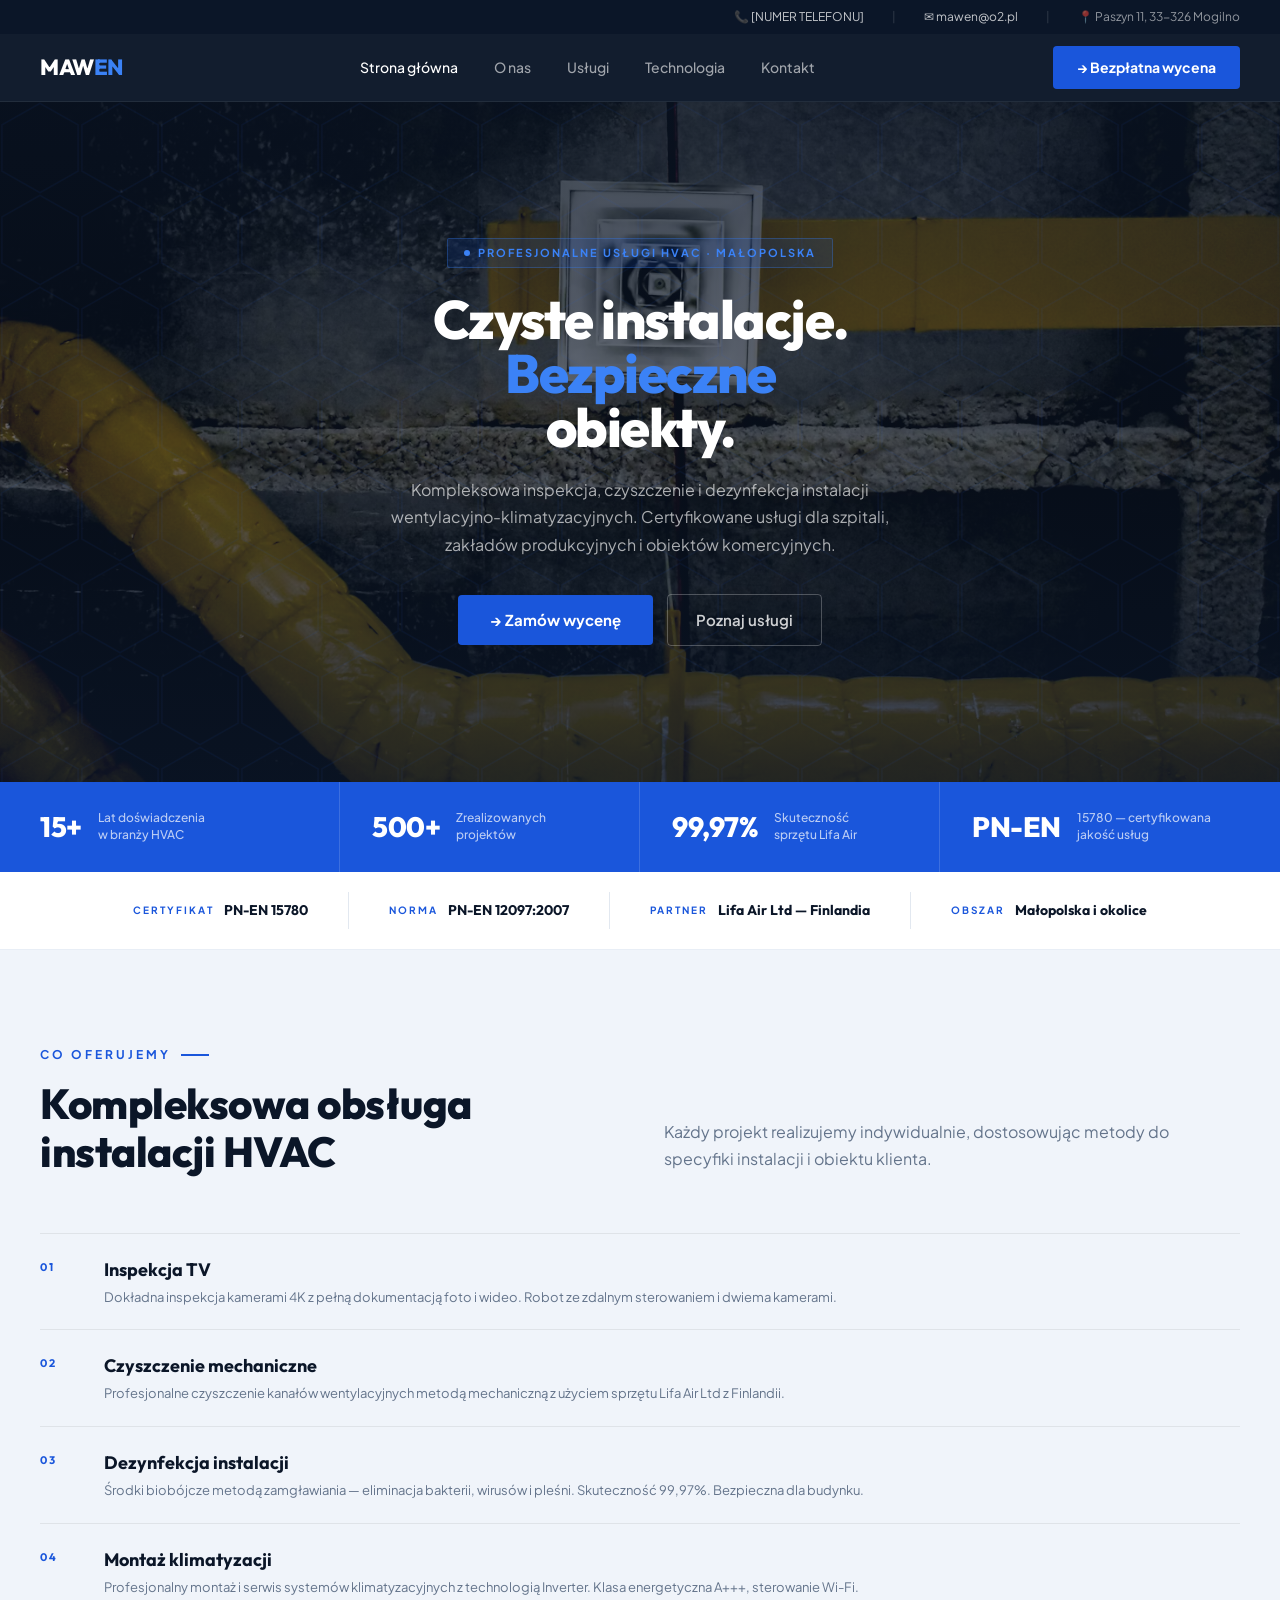
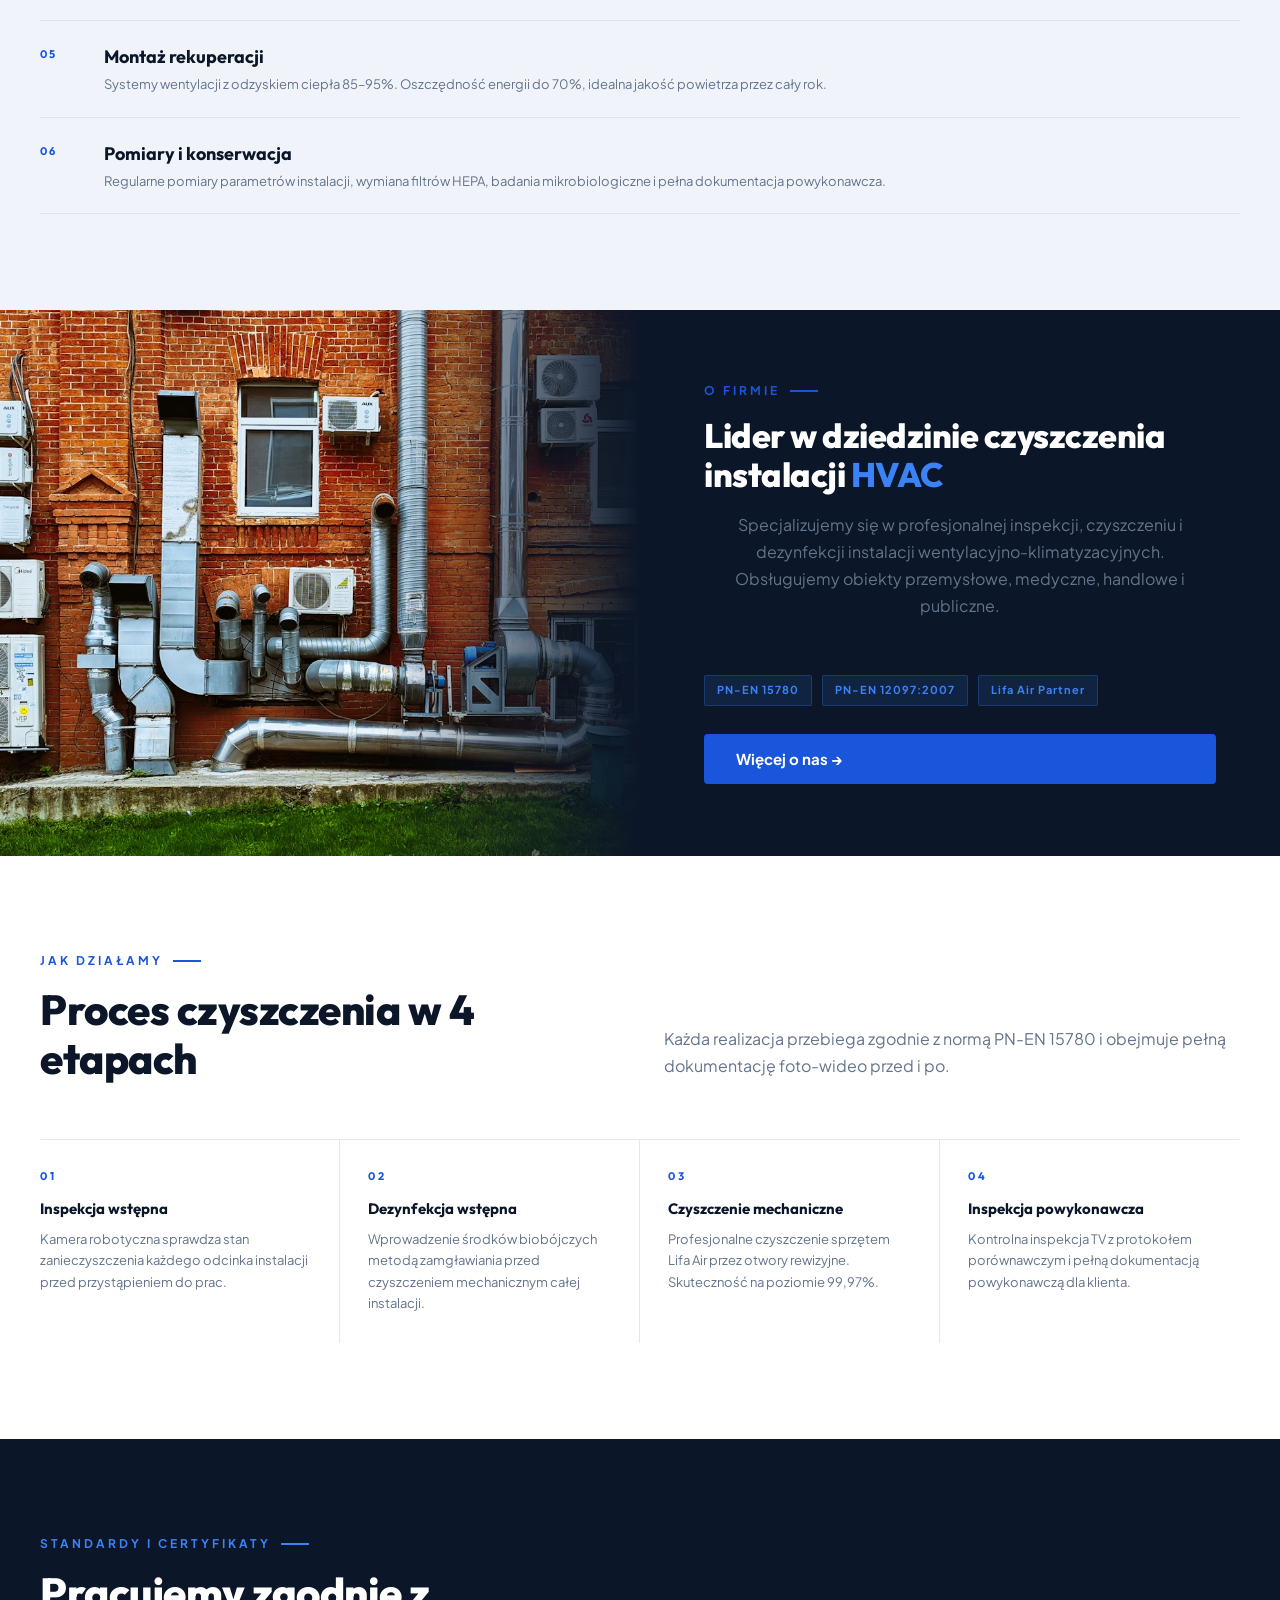
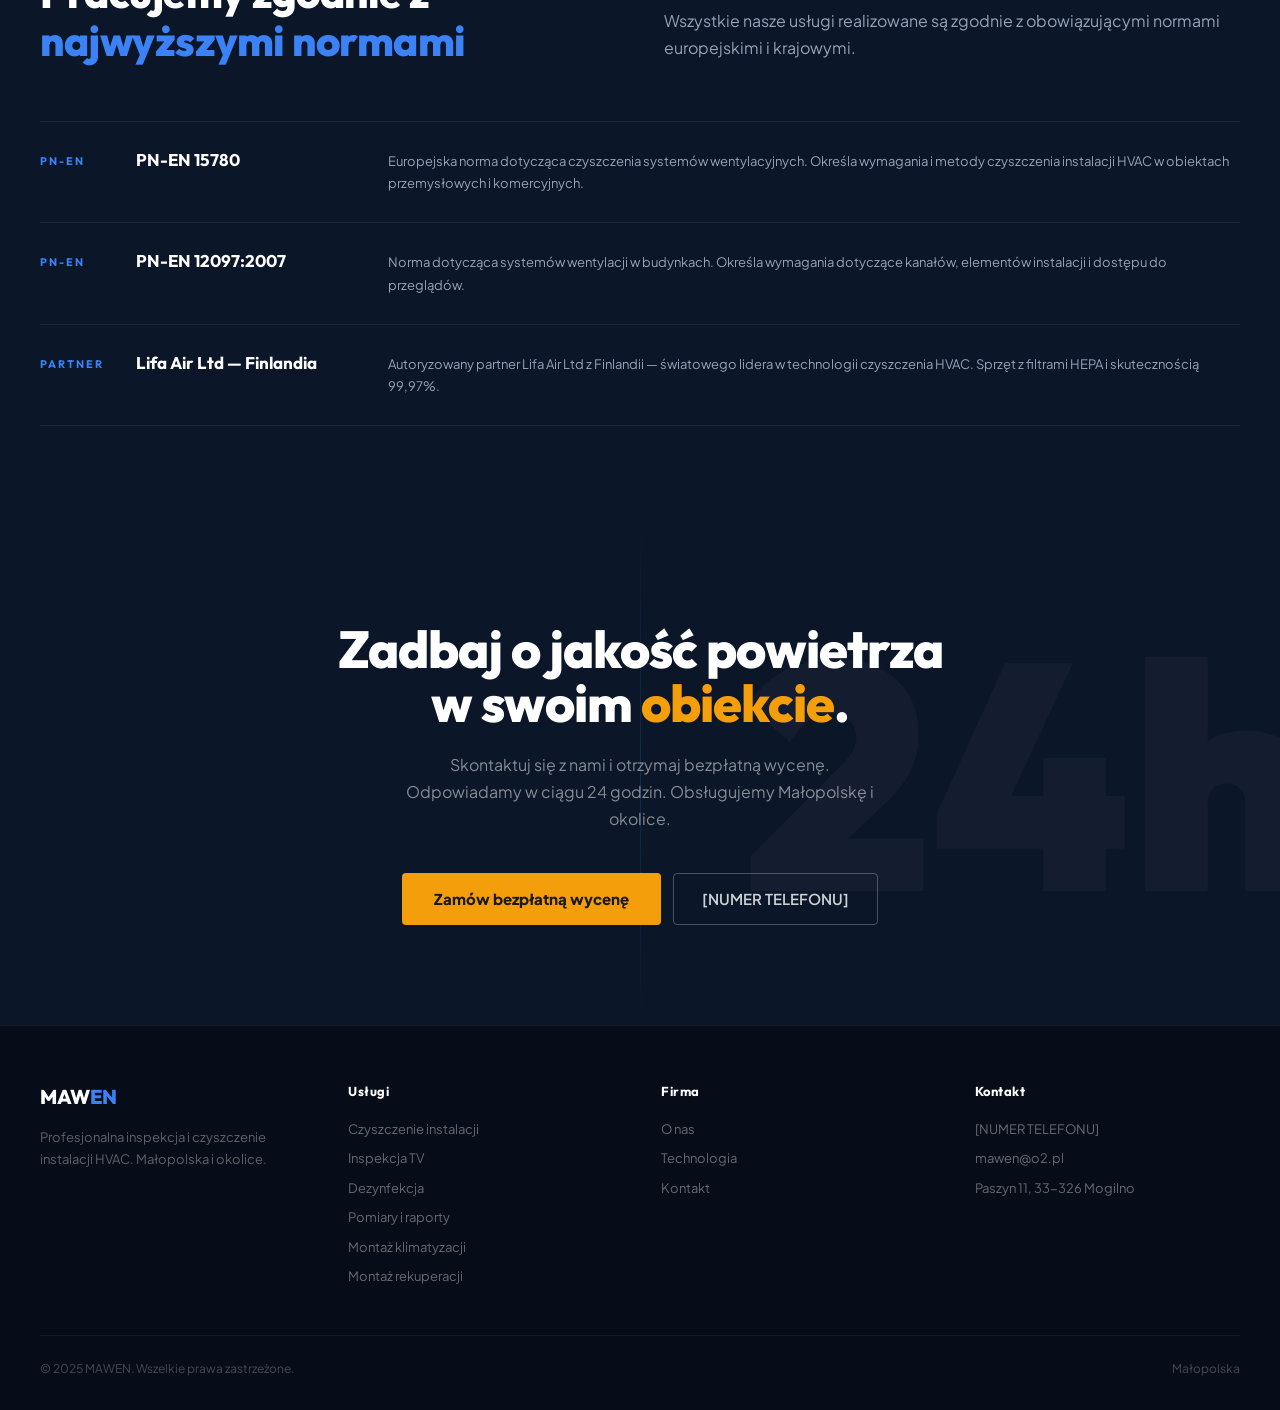
<file: index.html>
<!DOCTYPE html>
<html lang="pl">
<head>
<meta charset="UTF-8">
<meta name="viewport" content="width=device-width, initial-scale=1.0">
<title>MAWEN — Profesjonalna inspekcja i czyszczenie instalacji HVAC</title>
<meta name="description" content="MAWEN — profesjonalne czyszczenie, inspekcja TV i dezynfekcja instalacji wentylacyjno-klimatyzacyjnych HVAC. Certyfikowane usługi dla szpitali, zakładów przemysłowych i obiektów komercyjnych. Paszyn, Małopolska.">
<link rel="preconnect" href="https://fonts.googleapis.com">
<link href="https://fonts.googleapis.com/css2?family=Outfit:wght@400;700;800;900&family=Plus+Jakarta+Sans:wght@400;500;600;700&display=swap" rel="stylesheet">
<link rel="icon" type="image/svg+xml" href="favicon.svg">
<link rel="stylesheet" href="styles/site.css">
</head>
<body>

<div class="topbar">
  <a href="tel:[NUMER TELEFONU]">📞 [NUMER TELEFONU]</a>
  <span class="topbar-sep">|</span>
  <a href="mailto:mawen@o2.pl">✉ mawen@o2.pl</a>
  <span class="topbar-sep">|</span>
  <span>📍 Paszyn 11, 33-326 Mogilno</span>
</div>

<nav class="navbar">
  <a href="index.html" class="nav-logo">MAW<span>EN</span></a>
  <div class="nav-links">
    <a href="index.html" class="active">Strona główna</a>
    <a href="o-nas.html">O nas</a>
    <a href="uslugi.html">Usługi</a>
    <a href="technologia.html">Technologia</a>
    <a href="kontakt.html">Kontakt</a>
  </div>
  <a href="kontakt.html#wycena" class="nav-cta">→ Bezpłatna wycena</a>
  <button class="hamburger" onclick="toggleMenu()" aria-label="Menu">
    <span></span><span></span><span></span>
  </button>
</nav>
<div class="mobile-menu" id="mobile-menu">
  <a href="index.html">Strona główna</a>
  <a href="o-nas.html">O nas</a>
  <a href="uslugi.html">Usługi</a>
  <a href="technologia.html">Technologia</a>
  <a href="kontakt.html">Kontakt</a>
  <a href="kontakt.html#wycena" class="nav-cta">→ Bezpłatna wycena</a>
</div>

<!-- HERO -->
<section class="hero">
  <div class="hero-bg" style="background-image:url('/images/photo-1558358235-a0a93f68a52c.avif')"></div>
  <div class="hero-content">
    <div class="hero-badge">Profesjonalne usługi HVAC · Małopolska</div>
    <h1>Czyste instalacje.<br><span>Bezpieczne</span><br>obiekty.</h1>
    <p class="hero-sub">Kompleksowa inspekcja, czyszczenie i dezynfekcja instalacji wentylacyjno-klimatyzacyjnych. Certyfikowane usługi dla szpitali, zakładów produkcyjnych i obiektów komercyjnych.</p>
    <div class="hero-btns">
      <a href="kontakt.html#wycena" class="btn-primary">→ Zamów wycenę</a>
      <a href="uslugi.html" class="btn-outline">Poznaj usługi</a>
    </div>
  </div>
</section>

<!-- STATS BAR -->
<div class="stats-bar">
  <div class="stat-item">
    <div class="stat-num">15+</div>
    <div class="stat-label">Lat doświadczenia<br>w branży HVAC</div>
  </div>
  <div class="stat-item">
    <div class="stat-num">500+</div>
    <div class="stat-label">Zrealizowanych<br>projektów</div>
  </div>
  <div class="stat-item">
    <div class="stat-num">99,97%</div>
    <div class="stat-label">Skuteczność<br>sprzętu Lifa Air</div>
  </div>
  <div class="stat-item">
    <div class="stat-num">PN-EN</div>
    <div class="stat-label">15780 — certyfikowana<br>jakość usług</div>
  </div>
</div>

<!-- TRUST BAR -->
<div class="trust-bar">
  <div class="trust-item">
    <span class="trust-item-tag">Certyfikat</span>
    <span class="trust-item-name">PN-EN 15780</span>
  </div>
  <div class="trust-item">
    <span class="trust-item-tag">Norma</span>
    <span class="trust-item-name">PN-EN 12097:2007</span>
  </div>
  <div class="trust-item">
    <span class="trust-item-tag">Partner</span>
    <span class="trust-item-name">Lifa Air Ltd — Finlandia</span>
  </div>
  <div class="trust-item">
    <span class="trust-item-tag">Obszar</span>
    <span class="trust-item-name">Małopolska i okolice</span>
  </div>
</div>

<!-- USŁUGI OVERVIEW -->
<section class="section section-light">
  <div class="section-header-2col">
    <div>
      <div class="section-label">Co oferujemy</div>
      <h2>Kompleksowa obsługa instalacji HVAC</h2>
    </div>
    <p class="section-intro">Każdy projekt realizujemy indywidualnie, dostosowując metody do specyfiki instalacji i obiektu klienta.</p>
  </div>
  <div class="svc-list">
    <a href="uslugi.html#inspekcja" class="svc-item">
      <div class="svc-item-left">
        <span class="svc-item-index">01</span>
        <div>
          <div class="svc-item-name">Inspekcja TV</div>
          <div class="svc-item-desc">Dokładna inspekcja kamerami 4K z pełną dokumentacją foto i wideo. Robot ze zdalnym sterowaniem i dwiema kamerami.</div>
        </div>
      </div>
      <span class="svc-item-arrow">Dowiedz się więcej →</span>
    </a>
    <a href="uslugi.html#czyszczenie" class="svc-item">
      <div class="svc-item-left">
        <span class="svc-item-index">02</span>
        <div>
          <div class="svc-item-name">Czyszczenie mechaniczne</div>
          <div class="svc-item-desc">Profesjonalne czyszczenie kanałów wentylacyjnych metodą mechaniczną z użyciem sprzętu Lifa Air Ltd z Finlandii.</div>
        </div>
      </div>
      <span class="svc-item-arrow">Dowiedz się więcej →</span>
    </a>
    <a href="uslugi.html#dezynfekcja" class="svc-item">
      <div class="svc-item-left">
        <span class="svc-item-index">03</span>
        <div>
          <div class="svc-item-name">Dezynfekcja instalacji</div>
          <div class="svc-item-desc">Środki biobójcze metodą zamgławiania — eliminacja bakterii, wirusów i pleśni. Skuteczność 99,97%. Bezpieczna dla budynku.</div>
        </div>
      </div>
      <span class="svc-item-arrow">Dowiedz się więcej →</span>
    </a>
    <a href="uslugi.html#klimatyzacja" class="svc-item">
      <div class="svc-item-left">
        <span class="svc-item-index">04</span>
        <div>
          <div class="svc-item-name">Montaż klimatyzacji</div>
          <div class="svc-item-desc">Profesjonalny montaż i serwis systemów klimatyzacyjnych z technologią Inverter. Klasa energetyczna A+++, sterowanie Wi-Fi.</div>
        </div>
      </div>
      <span class="svc-item-arrow">Dowiedz się więcej →</span>
    </a>
    <a href="uslugi.html#rekuperacja" class="svc-item">
      <div class="svc-item-left">
        <span class="svc-item-index">05</span>
        <div>
          <div class="svc-item-name">Montaż rekuperacji</div>
          <div class="svc-item-desc">Systemy wentylacji z odzyskiem ciepła 85–95%. Oszczędność energii do 70%, idealna jakość powietrza przez cały rok.</div>
        </div>
      </div>
      <span class="svc-item-arrow">Dowiedz się więcej →</span>
    </a>
    <a href="uslugi.html#pomiary" class="svc-item">
      <div class="svc-item-left">
        <span class="svc-item-index">06</span>
        <div>
          <div class="svc-item-name">Pomiary i konserwacja</div>
          <div class="svc-item-desc">Regularne pomiary parametrów instalacji, wymiana filtrów HEPA, badania mikrobiologiczne i pełna dokumentacja powykonawcza.</div>
        </div>
      </div>
      <span class="svc-item-arrow">Dowiedz się więcej →</span>
    </a>
  </div>
</section>

<!-- SPLIT: O FIRMIE -->
<div class="split">
  <div class="split-img split-img-r" style="background-image:url('/images/photo-1635604866833-70844856de75.avif')"></div>
  <div class="split-content">
    <div class="section-label">O firmie</div>
    <h2>Lider w dziedzinie czyszczenia<br>instalacji <span>HVAC</span></h2>
    <p class="section-intro">Specjalizujemy się w profesjonalnej inspekcji, czyszczeniu i dezynfekcji instalacji wentylacyjno-klimatyzacyjnych. Obsługujemy obiekty przemysłowe, medyczne, handlowe i publiczne.</p>
    <div class="cert-row">
      <span class="cert-tag">PN-EN 15780</span>
      <span class="cert-tag">PN-EN 12097:2007</span>
      <span class="cert-tag">Lifa Air Partner</span>
    </div>
    <a href="o-nas.html" class="btn-primary">Więcej o nas →</a>
  </div>
</div>

<!-- PROCES -->
<section class="section section-white">
  <div class="section-header-2col">
    <div>
      <div class="section-label">Jak działamy</div>
      <h2>Proces czyszczenia w 4 etapach</h2>
    </div>
    <p class="section-intro">Każda realizacja przebiega zgodnie z normą PN-EN 15780 i obejmuje pełną dokumentację foto-wideo przed i po.</p>
  </div>
  <div class="steps">
    <div class="step">
      <div class="step-num">01</div>
      <h3>Inspekcja wstępna</h3>
      <p>Kamera robotyczna sprawdza stan zanieczyszczenia każdego odcinka instalacji przed przystąpieniem do prac.</p>
    </div>
    <div class="step">
      <div class="step-num">02</div>
      <h3>Dezynfekcja wstępna</h3>
      <p>Wprowadzenie środków biobójczych metodą zamgławiania przed czyszczeniem mechanicznym całej instalacji.</p>
    </div>
    <div class="step">
      <div class="step-num">03</div>
      <h3>Czyszczenie mechaniczne</h3>
      <p>Profesjonalne czyszczenie sprzętem Lifa Air przez otwory rewizyjne. Skuteczność na poziomie 99,97%.</p>
    </div>
    <div class="step">
      <div class="step-num">04</div>
      <h3>Inspekcja powykonawcza</h3>
      <p>Kontrolna inspekcja TV z protokołem porównawczym i pełną dokumentacją powykonawczą dla klienta.</p>
    </div>
  </div>
</section>

<!-- NORMY -->
<section class="section section-dark">
  <div class="section-header-2col">
    <div>
      <div class="section-label">Standardy i certyfikaty</div>
      <h2>Pracujemy zgodnie z <span>najwyższymi normami</span></h2>
    </div>
    <p class="section-intro">Wszystkie nasze usługi realizowane są zgodnie z obowiązującymi normami europejskimi i krajowymi.</p>
  </div>
  <div class="feature-rows">
    <div class="feature-row">
      <div class="feature-num">PN-EN</div>
      <div class="feature-title">PN-EN 15780</div>
      <div class="feature-body">Europejska norma dotycząca czyszczenia systemów wentylacyjnych. Określa wymagania i metody czyszczenia instalacji HVAC w obiektach przemysłowych i komercyjnych.</div>
    </div>
    <div class="feature-row">
      <div class="feature-num">PN-EN</div>
      <div class="feature-title">PN-EN 12097:2007</div>
      <div class="feature-body">Norma dotycząca systemów wentylacji w budynkach. Określa wymagania dotyczące kanałów, elementów instalacji i dostępu do przeglądów.</div>
    </div>
    <div class="feature-row">
      <div class="feature-num">PARTNER</div>
      <div class="feature-title">Lifa Air Ltd — Finlandia</div>
      <div class="feature-body">Autoryzowany partner Lifa Air Ltd z Finlandii — światowego lidera w technologii czyszczenia HVAC. Sprzęt z filtrami HEPA i skutecznością 99,97%.</div>
    </div>
  </div>
</section>

<!-- CTA -->
<div class="cta-band">
  <div class="cta-content">
    <h2>Zadbaj o jakość powietrza<br>w swoim <span>obiekcie</span>.</h2>
    <p>Skontaktuj się z nami i otrzymaj bezpłatną wycenę. Odpowiadamy w ciągu 24 godzin. Obsługujemy Małopolskę i okolice.</p>
    <div class="cta-btns">
      <a href="kontakt.html#wycena" class="btn-accent">Zamów bezpłatną wycenę</a>
      <a href="tel:[NUMER TELEFONU]" class="btn-outline">[NUMER TELEFONU]</a>
    </div>
  </div>
  <div class="cta-image" style="background-image:url('https://images.unsplash.com/photo-1621905251918-48416bd8575a?w=600&q=80&auto=format&fit=crop')"></div>
</div>

<!-- FOOTER -->
<footer>
  <div class="footer-top">
    <div class="footer-brand">
      <span class="nav-logo">MAW<span>EN</span></span>
      <p>Profesjonalna inspekcja i czyszczenie instalacji HVAC. Małopolska i okolice.</p>
    </div>
    <div class="footer-col">
      <h4>Usługi</h4>
      <ul>
        <li><a href="uslugi.html#czyszczenie">Czyszczenie instalacji</a></li>
        <li><a href="uslugi.html#inspekcja">Inspekcja TV</a></li>
        <li><a href="uslugi.html#dezynfekcja">Dezynfekcja</a></li>
        <li><a href="uslugi.html#pomiary">Pomiary i raporty</a></li>
        <li><a href="uslugi.html#klimatyzacja">Montaż klimatyzacji</a></li>
        <li><a href="uslugi.html#rekuperacja">Montaż rekuperacji</a></li>
      </ul>
    </div>
    <div class="footer-col">
      <h4>Firma</h4>
      <ul>
        <li><a href="o-nas.html">O nas</a></li>
        <li><a href="technologia.html">Technologia</a></li>
        <li><a href="kontakt.html">Kontakt</a></li>
      </ul>
    </div>
    <div class="footer-col">
      <h4>Kontakt</h4>
      <ul>
        <li><a href="tel:[NUMER TELEFONU]">[NUMER TELEFONU]</a></li>
        <li><a href="mailto:mawen@o2.pl">mawen@o2.pl</a></li>
        <li>Paszyn 11, 33-326 Mogilno</li>
      </ul>
    </div>
  </div>
  <div class="footer-bottom">
    <span>© 2025 MAWEN. Wszelkie prawa zastrzeżone.</span>
    <span>Małopolska</span>
  </div>
</footer>

<script>
function toggleMenu() {
  document.getElementById('mobile-menu').classList.toggle('open');
}
</script>
</body>
</html>
</file>
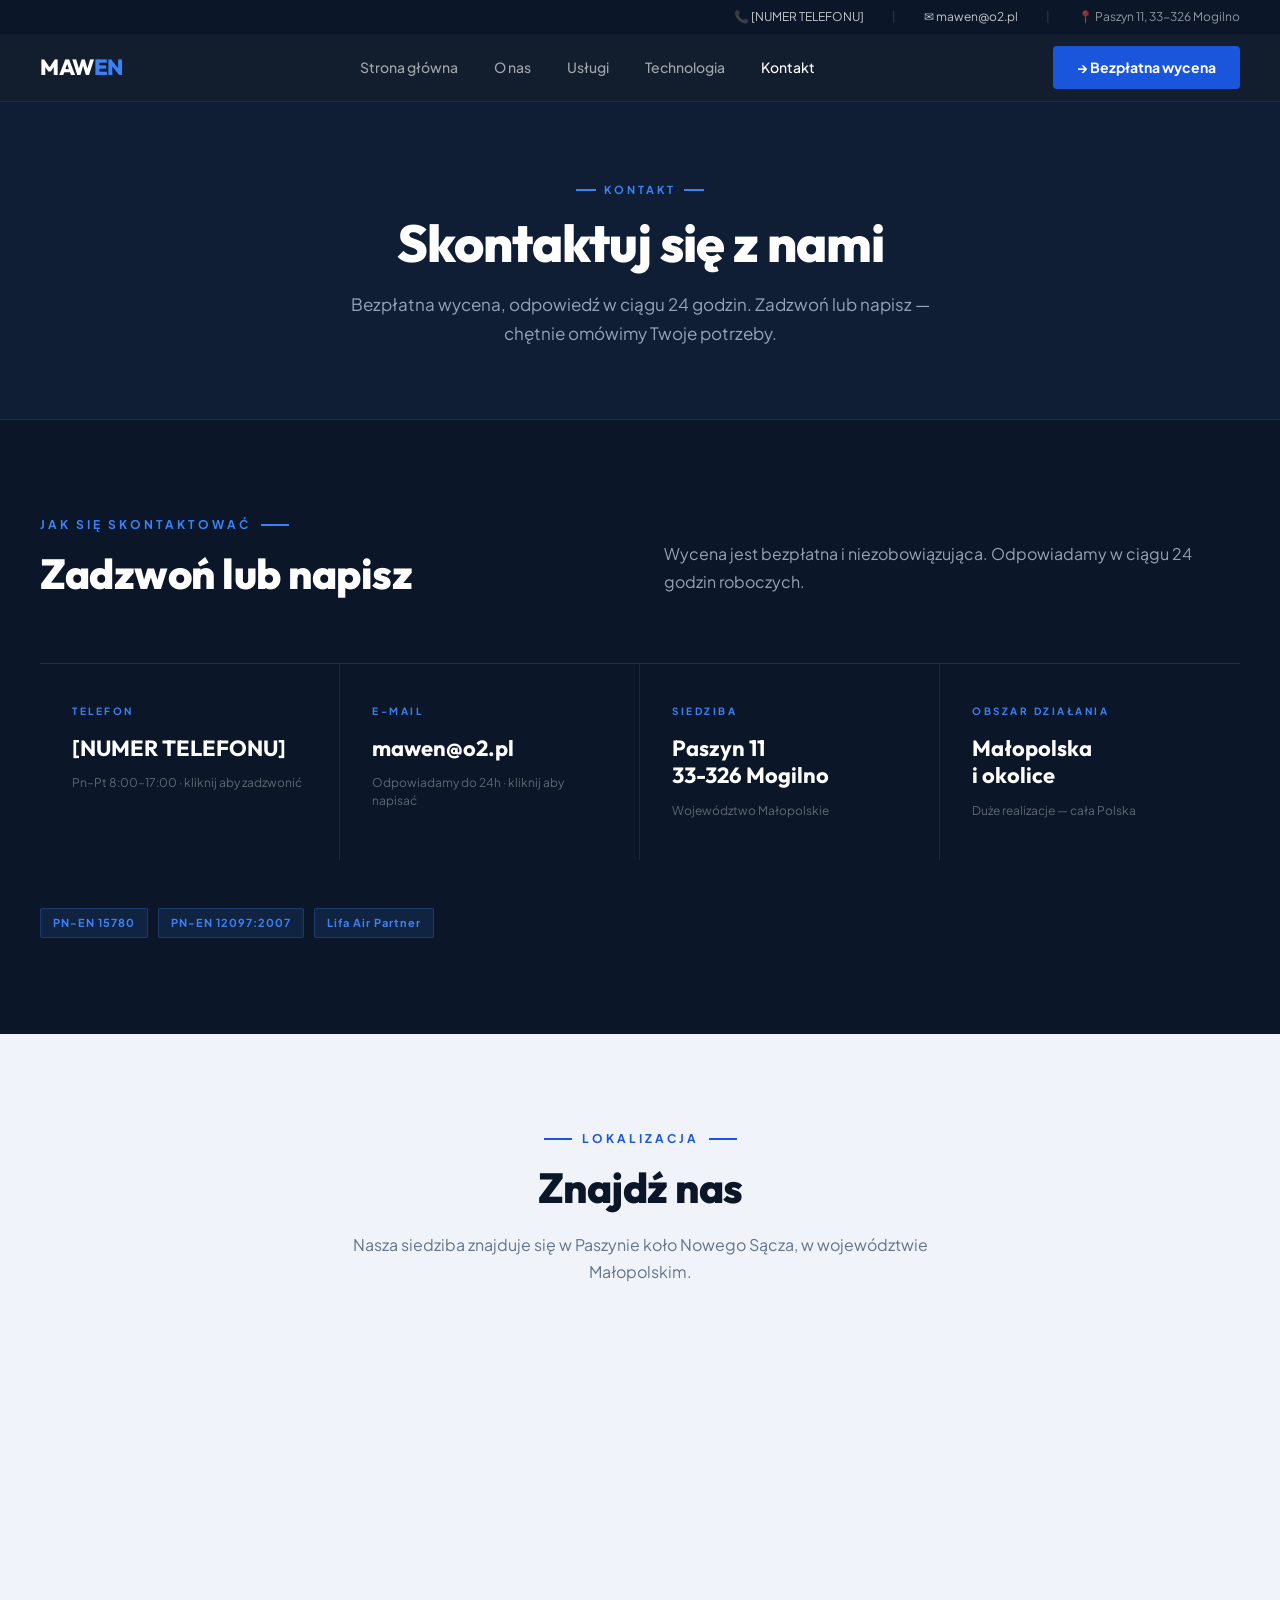
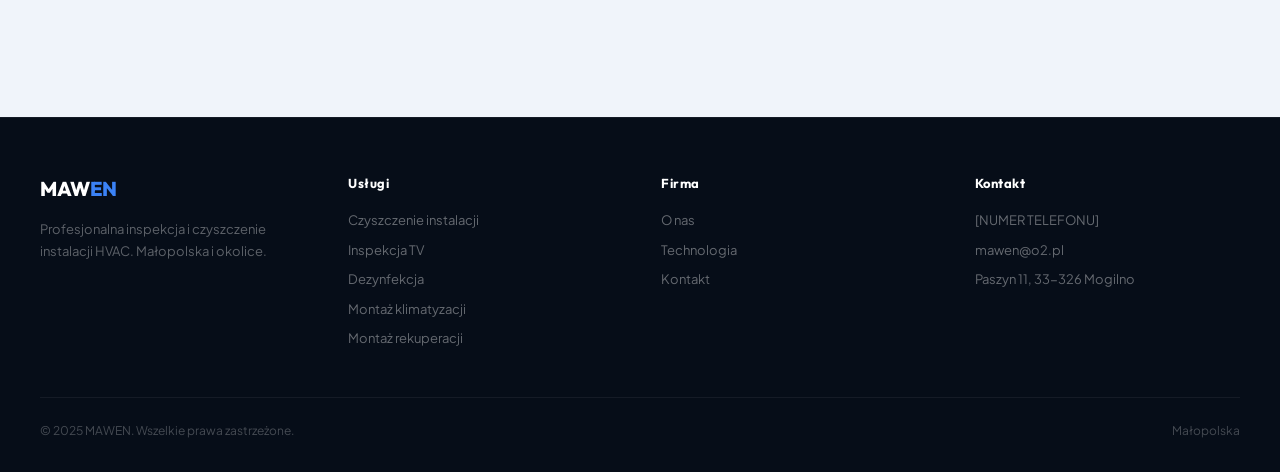
<file: kontakt.html>
<!DOCTYPE html>
<html lang="pl">
<head>
<meta charset="UTF-8">
<meta name="viewport" content="width=device-width, initial-scale=1.0">
<title>Kontakt — MAWEN HVAC</title>
<meta name="description" content="Skontaktuj się z MAWEN — bezpłatna wycena czyszczenia instalacji HVAC. Paszyn 11, 33-326 Mogilno. Odpowiadamy w ciągu 24 godzin.">
<link rel="preconnect" href="https://fonts.googleapis.com">
<link href="https://fonts.googleapis.com/css2?family=Outfit:wght@400;700;800;900&family=Plus+Jakarta+Sans:wght@400;500;600;700&display=swap" rel="stylesheet">
<link rel="icon" type="image/svg+xml" href="favicon.svg">
<link rel="stylesheet" href="styles/site.css">
<style>
.map-wrap { border-radius: 4px; overflow: hidden; }
.map-wrap iframe { width: 100%; height: 400px; border: 0; display: block; }
</style>
</head>
<body>

<div class="topbar">
  <a href="tel:[NUMER TELEFONU]">📞 [NUMER TELEFONU]</a>
  <span class="topbar-sep">|</span>
  <a href="mailto:mawen@o2.pl">✉ mawen@o2.pl</a>
  <span class="topbar-sep">|</span>
  <span>📍 Paszyn 11, 33-326 Mogilno</span>
</div>
<nav class="navbar">
  <a href="index.html" class="nav-logo">MAW<span>EN</span></a>
  <div class="nav-links">
    <a href="index.html">Strona główna</a>
    <a href="o-nas.html">O nas</a>
    <a href="uslugi.html">Usługi</a>
    <a href="technologia.html">Technologia</a>
    <a href="kontakt.html" class="active">Kontakt</a>
  </div>
  <a href="#wycena" class="nav-cta">→ Bezpłatna wycena</a>
  <button class="hamburger" onclick="toggleMenu()" aria-label="Menu"><span></span><span></span><span></span></button>
</nav>
<div class="mobile-menu" id="mobile-menu">
  <a href="index.html">Strona główna</a><a href="o-nas.html">O nas</a><a href="uslugi.html">Usługi</a><a href="technologia.html">Technologia</a><a href="kontakt.html">Kontakt</a>
  <a href="#wycena" class="nav-cta">→ Bezpłatna wycena</a>
</div>

<div class="page-hero">
  <div class="page-hero-over">Kontakt</div>
  <h1>Skontaktuj się z nami</h1>
  <p>Bezpłatna wycena, odpowiedź w ciągu 24 godzin. Zadzwoń lub napisz — chętnie omówimy Twoje potrzeby.</p>
</div>

<!-- KONTAKT -->
<section id="wycena" class="section section-dark">
  <div class="section-header-2col" style="margin-bottom:64px">
    <div>
      <div class="section-label">Jak się skontaktować</div>
      <h2>Zadzwoń lub napisz</h2>
    </div>
    <p class="section-intro">Wycena jest bezpłatna i niezobowiązująca. Odpowiadamy w ciągu 24 godzin roboczych.</p>
  </div>

  <div class="kontakt-grid">
    <a href="tel:[NUMER TELEFONU]" class="kontakt-card">
      <div class="kontakt-card-tag">Telefon</div>
      <div class="kontakt-card-val">[NUMER TELEFONU]</div>
      <div class="kontakt-card-hint">Pn–Pt 8:00–17:00 · kliknij aby zadzwonić</div>
    </a>
    <a href="mailto:mawen@o2.pl?subject=Zapytanie%20o%20wycenę%20HVAC" class="kontakt-card">
      <div class="kontakt-card-tag">E-mail</div>
      <div class="kontakt-card-val">mawen@o2.pl</div>
      <div class="kontakt-card-hint">Odpowiadamy do 24h · kliknij aby napisać</div>
    </a>
    <div class="kontakt-card kontakt-card--plain">
      <div class="kontakt-card-tag">Siedziba</div>
      <div class="kontakt-card-val">Paszyn 11<br>33-326 Mogilno</div>
      <div class="kontakt-card-hint">Województwo Małopolskie</div>
    </div>
    <div class="kontakt-card kontakt-card--plain">
      <div class="kontakt-card-tag">Obszar działania</div>
      <div class="kontakt-card-val">Małopolska<br>i okolice</div>
      <div class="kontakt-card-hint">Duże realizacje — cała Polska</div>
    </div>
  </div>

  <div class="kontakt-certs">
    <span class="cert-tag">PN-EN 15780</span>
    <span class="cert-tag">PN-EN 12097:2007</span>
    <span class="cert-tag">Lifa Air Partner</span>
  </div>
</section>

<!-- MAPA -->
<section class="section section-light" style="padding-bottom:0">
  <div class="section-label">Lokalizacja</div>
  <h2>Znajdź nas</h2>
  <p class="section-intro" style="margin-bottom:32px">Nasza siedziba znajduje się w Paszynie koło Nowego Sącza, w województwie Małopolskim.</p>
  <div class="map-wrap">
    <iframe
      src="https://www.google.com/maps/embed?pb=!1m18!1m12!1m3!1d19888.0!2d20.68!3d49.63!2m3!1f0!2f0!3f0!3m2!1i1024!2i768!4f13.1!3m3!1m2!1s0x473de537f058a38d%3A0xcb6159b46a26f0c6!2sPaszyn%2C+Polska!5e0!3m2!1spl!2spl!4v1"
      allowfullscreen=""
      loading="lazy"
      referrerpolicy="no-referrer-when-downgrade"
      title="Mapa - MAWEN Paszyn">
    </iframe>
  </div>
</section>

<div style="height:0"></div>

<footer>
  <div class="footer-top">
    <div class="footer-brand"><span class="nav-logo">MAW<span>EN</span></span><p>Profesjonalna inspekcja i czyszczenie instalacji HVAC. Małopolska i okolice.</p></div>
    <div class="footer-col"><h4>Usługi</h4><ul><li><a href="uslugi.html#czyszczenie">Czyszczenie instalacji</a></li><li><a href="uslugi.html#inspekcja">Inspekcja TV</a></li><li><a href="uslugi.html#dezynfekcja">Dezynfekcja</a></li><li><a href="uslugi.html#klimatyzacja">Montaż klimatyzacji</a></li><li><a href="uslugi.html#rekuperacja">Montaż rekuperacji</a></li></ul></div>
    <div class="footer-col"><h4>Firma</h4><ul><li><a href="o-nas.html">O nas</a></li><li><a href="technologia.html">Technologia</a></li><li><a href="kontakt.html">Kontakt</a></li></ul></div>
    <div class="footer-col"><h4>Kontakt</h4><ul><li><a href="tel:[NUMER TELEFONU]">[NUMER TELEFONU]</a></li><li><a href="mailto:mawen@o2.pl">mawen@o2.pl</a></li><li>Paszyn 11, 33-326 Mogilno</li></ul></div>
  </div>
  <div class="footer-bottom"><span>© 2025 MAWEN. Wszelkie prawa zastrzeżone.</span><span>Małopolska</span></div>
</footer>
<script>function toggleMenu(){document.getElementById('mobile-menu').classList.toggle('open');}</script>
</body>
</html>
</file>
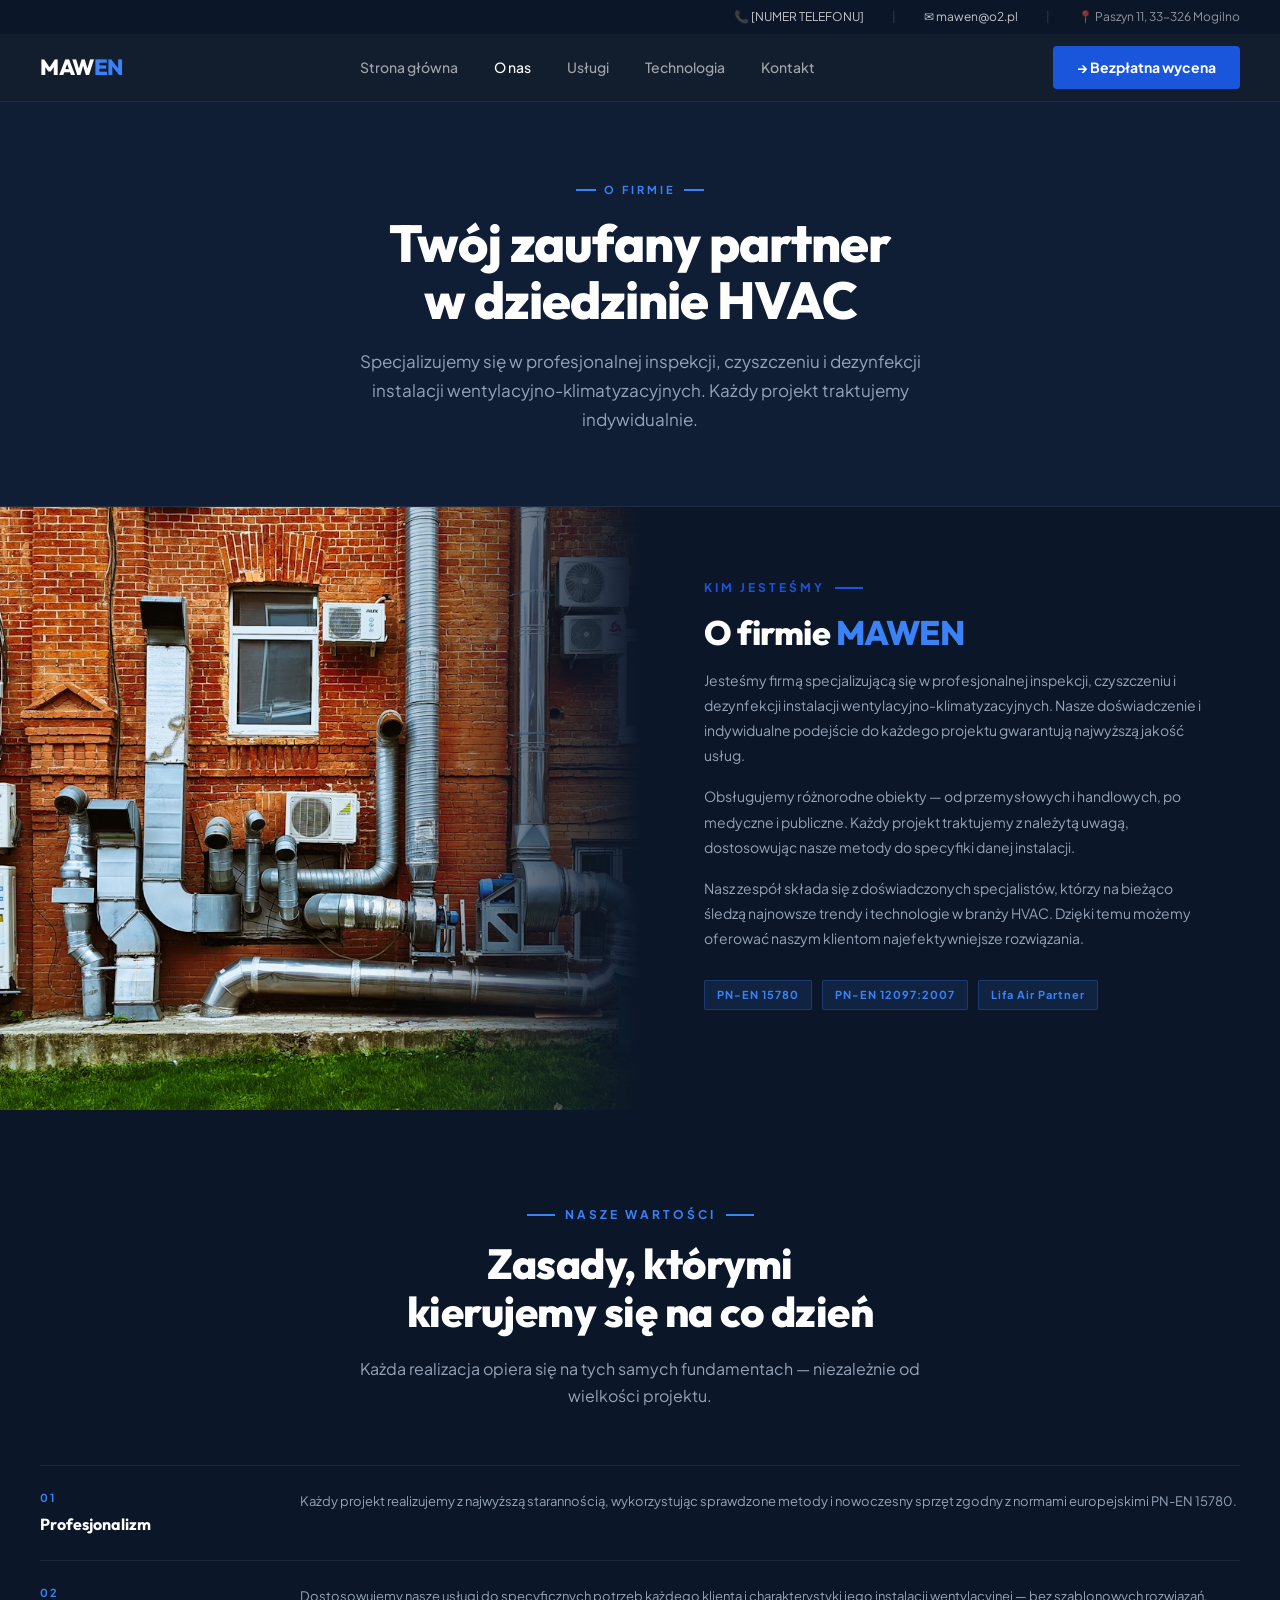
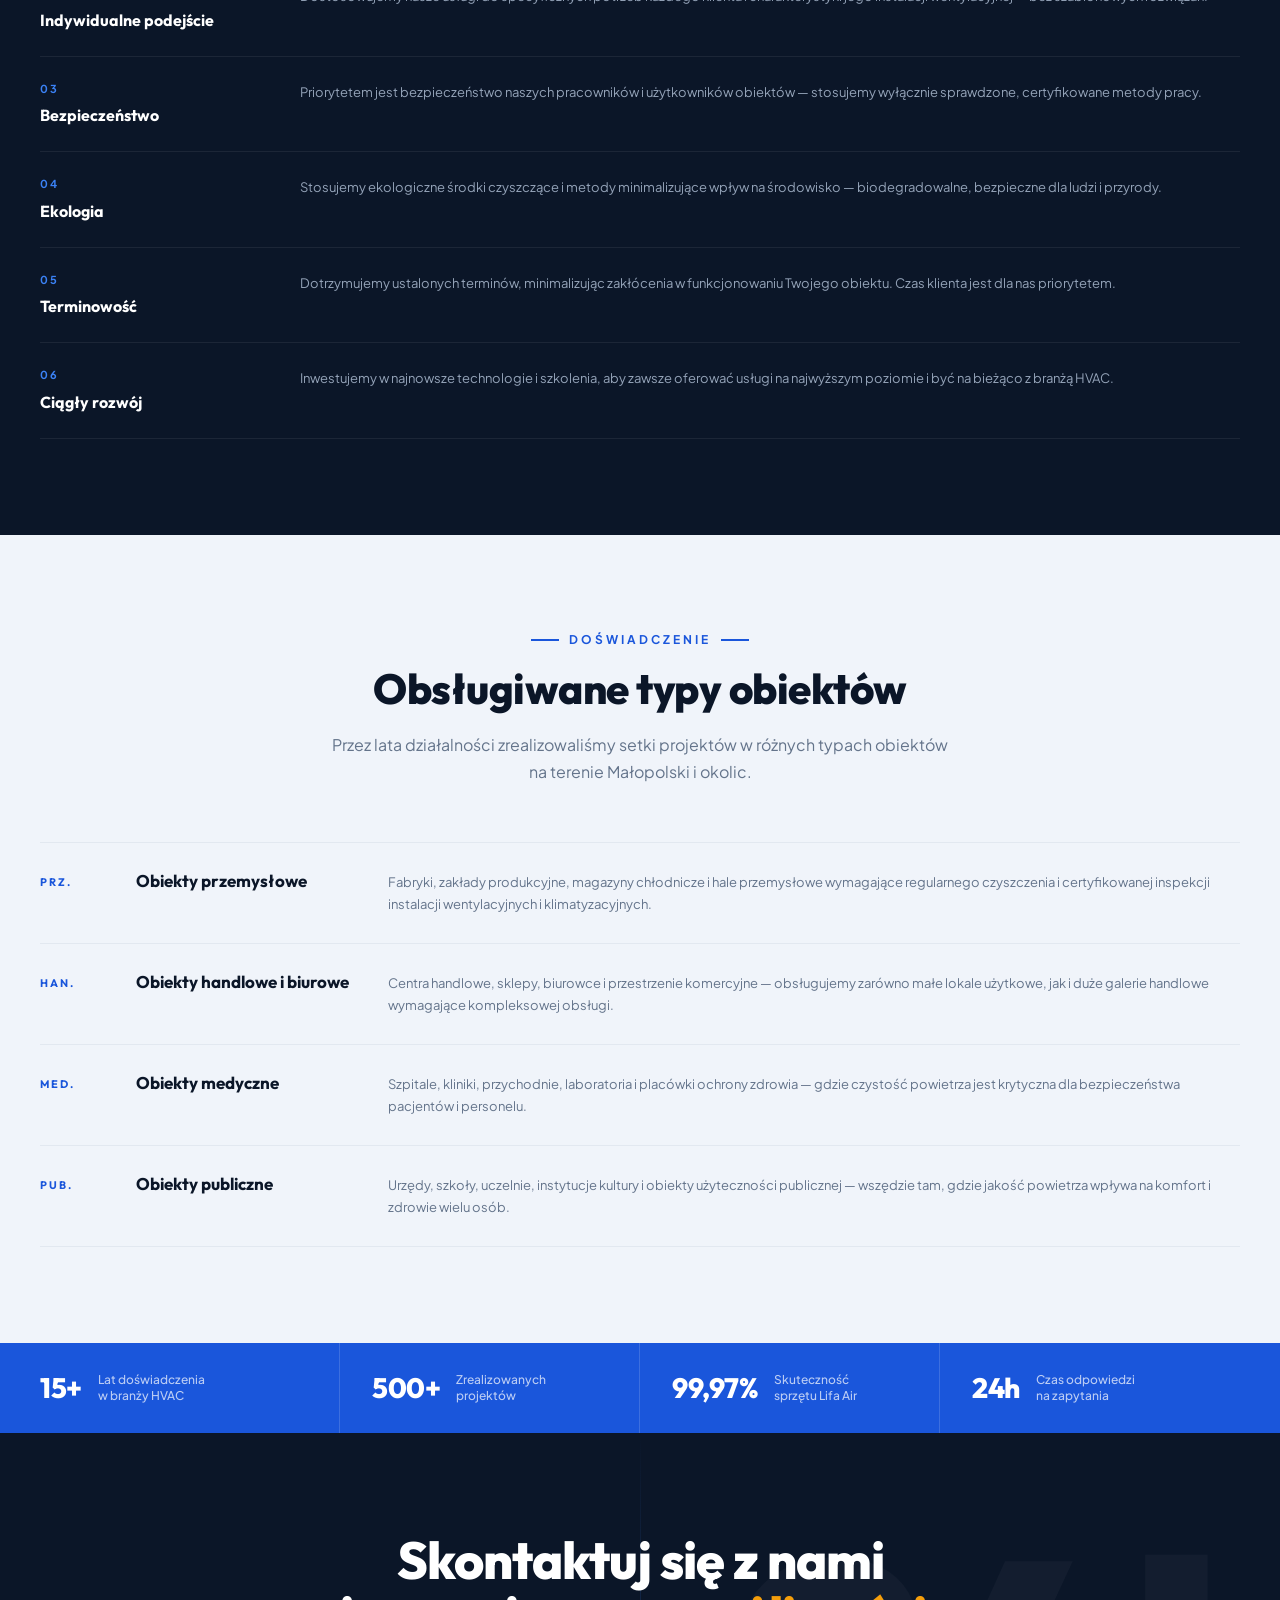
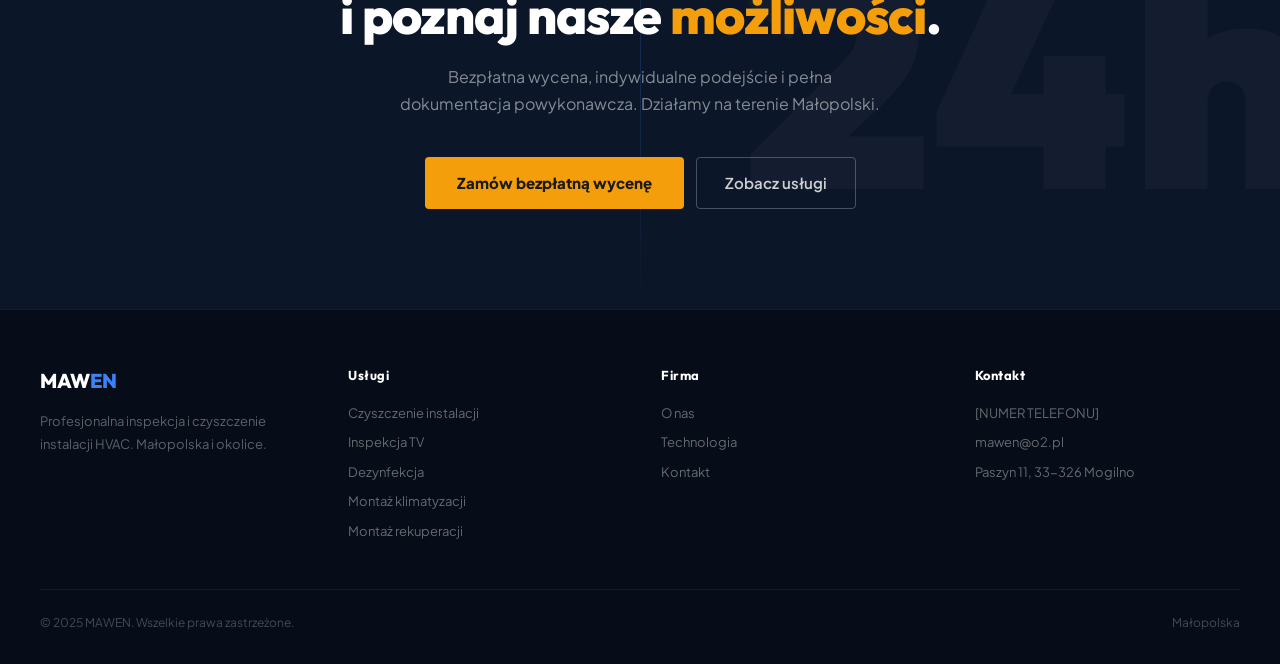
<file: o-nas.html>
<!DOCTYPE html>
<html lang="pl">
<head>
<meta charset="UTF-8">
<meta name="viewport" content="width=device-width, initial-scale=1.0">
<title>O nas — MAWEN HVAC</title>
<meta name="description" content="Poznaj firmę MAWEN — specjalistów w dziedzinie czyszczenia, inspekcji i dezynfekcji instalacji HVAC. Doświadczenie, profesjonalizm i indywidualne podejście. Małopolska.">
<link rel="preconnect" href="https://fonts.googleapis.com">
<link href="https://fonts.googleapis.com/css2?family=Outfit:wght@400;700;800;900&family=Plus+Jakarta+Sans:wght@400;500;600;700&display=swap" rel="stylesheet">
<link rel="icon" type="image/svg+xml" href="favicon.svg">
<link rel="stylesheet" href="styles/site.css">
</head>
<body>

<div class="topbar">
  <a href="tel:[NUMER TELEFONU]">📞 [NUMER TELEFONU]</a>
  <span class="topbar-sep">|</span>
  <a href="mailto:mawen@o2.pl">✉ mawen@o2.pl</a>
  <span class="topbar-sep">|</span>
  <span>📍 Paszyn 11, 33-326 Mogilno</span>
</div>
<nav class="navbar">
  <a href="index.html" class="nav-logo">MAW<span>EN</span></a>
  <div class="nav-links">
    <a href="index.html">Strona główna</a>
    <a href="o-nas.html" class="active">O nas</a>
    <a href="uslugi.html">Usługi</a>
    <a href="technologia.html">Technologia</a>
    <a href="kontakt.html">Kontakt</a>
  </div>
  <a href="kontakt.html#wycena" class="nav-cta">→ Bezpłatna wycena</a>
  <button class="hamburger" onclick="toggleMenu()" aria-label="Menu"><span></span><span></span><span></span></button>
</nav>
<div class="mobile-menu" id="mobile-menu">
  <a href="index.html">Strona główna</a><a href="o-nas.html">O nas</a><a href="uslugi.html">Usługi</a><a href="technologia.html">Technologia</a><a href="kontakt.html">Kontakt</a>
  <a href="kontakt.html#wycena" class="nav-cta">→ Bezpłatna wycena</a>
</div>

<div class="page-hero">
  <div class="page-hero-over">O firmie</div>
  <h1>Twój zaufany partner<br>w dziedzinie HVAC</h1>
  <p>Specjalizujemy się w profesjonalnej inspekcji, czyszczeniu i dezynfekcji instalacji wentylacyjno-klimatyzacyjnych. Każdy projekt traktujemy indywidualnie.</p>
</div>

<!-- SPLIT: O FIRMIE -->
<div class="split">
  <div class="split-img split-img-r" style="background-image:url('/images/photo-1635604866833-70844856de75.avif')"></div>
  <div class="split-content">
    <div class="section-label">Kim jesteśmy</div>
    <h2>O firmie <span>MAWEN</span></h2>
    <p style="font-size:14px;color:var(--gray);line-height:1.8;margin-bottom:16px">Jesteśmy firmą specjalizującą się w profesjonalnej inspekcji, czyszczeniu i dezynfekcji instalacji wentylacyjno-klimatyzacyjnych. Nasze doświadczenie i indywidualne podejście do każdego projektu gwarantują najwyższą jakość usług.</p>
    <p style="font-size:14px;color:var(--gray);line-height:1.8;margin-bottom:16px">Obsługujemy różnorodne obiekty — od przemysłowych i handlowych, po medyczne i publiczne. Każdy projekt traktujemy z należytą uwagą, dostosowując nasze metody do specyfiki danej instalacji.</p>
    <p style="font-size:14px;color:var(--gray);line-height:1.8;margin-bottom:28px">Nasz zespół składa się z doświadczonych specjalistów, którzy na bieżąco śledzą najnowsze trendy i technologie w branży HVAC. Dzięki temu możemy oferować naszym klientom najefektywniejsze rozwiązania.</p>
    <div class="cert-row">
      <span class="cert-tag">PN-EN 15780</span>
      <span class="cert-tag">PN-EN 12097:2007</span>
      <span class="cert-tag">Lifa Air Partner</span>
    </div>
  </div>
</div>

<!-- WARTOŚCI -->
<section class="section section-dark">
  <div class="section-label">Nasze wartości</div>
  <h2>Zasady, którymi<br>kierujemy się na co dzień</h2>
  <p class="section-intro">Każda realizacja opiera się na tych samych fundamentach — niezależnie od wielkości projektu.</p>
  <div class="values-list">
    <div class="value-row">
      <div class="value-head"><small>01</small>Profesjonalizm</div>
      <div class="value-text">Każdy projekt realizujemy z najwyższą starannością, wykorzystując sprawdzone metody i nowoczesny sprzęt zgodny z normami europejskimi PN-EN 15780.</div>
    </div>
    <div class="value-row">
      <div class="value-head"><small>02</small>Indywidualne podejście</div>
      <div class="value-text">Dostosowujemy nasze usługi do specyficznych potrzeb każdego klienta i charakterystyki jego instalacji wentylacyjnej — bez szablonowych rozwiązań.</div>
    </div>
    <div class="value-row">
      <div class="value-head"><small>03</small>Bezpieczeństwo</div>
      <div class="value-text">Priorytetem jest bezpieczeństwo naszych pracowników i użytkowników obiektów — stosujemy wyłącznie sprawdzone, certyfikowane metody pracy.</div>
    </div>
    <div class="value-row">
      <div class="value-head"><small>04</small>Ekologia</div>
      <div class="value-text">Stosujemy ekologiczne środki czyszczące i metody minimalizujące wpływ na środowisko — biodegradowalne, bezpieczne dla ludzi i przyrody.</div>
    </div>
    <div class="value-row">
      <div class="value-head"><small>05</small>Terminowość</div>
      <div class="value-text">Dotrzymujemy ustalonych terminów, minimalizując zakłócenia w funkcjonowaniu Twojego obiektu. Czas klienta jest dla nas priorytetem.</div>
    </div>
    <div class="value-row">
      <div class="value-head"><small>06</small>Ciągły rozwój</div>
      <div class="value-text">Inwestujemy w najnowsze technologie i szkolenia, aby zawsze oferować usługi na najwyższym poziomie i być na bieżąco z branżą HVAC.</div>
    </div>
  </div>
</section>

<!-- OBIEKTY -->
<section class="section section-light">
  <div class="section-label">Doświadczenie</div>
  <h2>Obsługiwane typy obiektów</h2>
  <p class="section-intro">Przez lata działalności zrealizowaliśmy setki projektów w różnych typach obiektów na terenie Małopolski i okolic.</p>
  <div class="feature-rows">
    <div class="feature-row feature-row-light">
      <div class="feature-num">PRZ.</div>
      <div class="feature-title">Obiekty przemysłowe</div>
      <div class="feature-body">Fabryki, zakłady produkcyjne, magazyny chłodnicze i hale przemysłowe wymagające regularnego czyszczenia i certyfikowanej inspekcji instalacji wentylacyjnych i klimatyzacyjnych.</div>
    </div>
    <div class="feature-row feature-row-light">
      <div class="feature-num">HAN.</div>
      <div class="feature-title">Obiekty handlowe i biurowe</div>
      <div class="feature-body">Centra handlowe, sklepy, biurowce i przestrzenie komercyjne — obsługujemy zarówno małe lokale użytkowe, jak i duże galerie handlowe wymagające kompleksowej obsługi.</div>
    </div>
    <div class="feature-row feature-row-light">
      <div class="feature-num">MED.</div>
      <div class="feature-title">Obiekty medyczne</div>
      <div class="feature-body">Szpitale, kliniki, przychodnie, laboratoria i placówki ochrony zdrowia — gdzie czystość powietrza jest krytyczna dla bezpieczeństwa pacjentów i personelu.</div>
    </div>
    <div class="feature-row feature-row-light">
      <div class="feature-num">PUB.</div>
      <div class="feature-title">Obiekty publiczne</div>
      <div class="feature-body">Urzędy, szkoły, uczelnie, instytucje kultury i obiekty użyteczności publicznej — wszędzie tam, gdzie jakość powietrza wpływa na komfort i zdrowie wielu osób.</div>
    </div>
  </div>
</section>

<!-- STATSY -->
<div class="stats-bar">
  <div class="stat-item"><div class="stat-num">15+</div><div class="stat-label">Lat doświadczenia<br>w branży HVAC</div></div>
  <div class="stat-item"><div class="stat-num">500+</div><div class="stat-label">Zrealizowanych<br>projektów</div></div>
  <div class="stat-item"><div class="stat-num">99,97%</div><div class="stat-label">Skuteczność<br>sprzętu Lifa Air</div></div>
  <div class="stat-item"><div class="stat-num">24h</div><div class="stat-label">Czas odpowiedzi<br>na zapytania</div></div>
</div>

<div class="cta-band">
  <div class="cta-content">
    <h2>Skontaktuj się z nami<br>i poznaj nasze <span>możliwości</span>.</h2>
    <p>Bezpłatna wycena, indywidualne podejście i pełna dokumentacja powykonawcza. Działamy na terenie Małopolski.</p>
    <div class="cta-btns">
      <a href="kontakt.html#wycena" class="btn-accent">Zamów bezpłatną wycenę</a>
      <a href="uslugi.html" class="btn-outline">Zobacz usługi</a>
    </div>
  </div>
  <div class="cta-image" style="background-image:url('/images/photo-1771902985060-6133bb4b2eb6.avif')"></div>
</div>

<footer>
  <div class="footer-top">
    <div class="footer-brand"><span class="nav-logo">MAW<span>EN</span></span><p>Profesjonalna inspekcja i czyszczenie instalacji HVAC. Małopolska i okolice.</p></div>
    <div class="footer-col"><h4>Usługi</h4><ul><li><a href="uslugi.html#czyszczenie">Czyszczenie instalacji</a></li><li><a href="uslugi.html#inspekcja">Inspekcja TV</a></li><li><a href="uslugi.html#dezynfekcja">Dezynfekcja</a></li><li><a href="uslugi.html#klimatyzacja">Montaż klimatyzacji</a></li><li><a href="uslugi.html#rekuperacja">Montaż rekuperacji</a></li></ul></div>
    <div class="footer-col"><h4>Firma</h4><ul><li><a href="o-nas.html">O nas</a></li><li><a href="technologia.html">Technologia</a></li><li><a href="kontakt.html">Kontakt</a></li></ul></div>
    <div class="footer-col"><h4>Kontakt</h4><ul><li><a href="tel:[NUMER TELEFONU]">[NUMER TELEFONU]</a></li><li><a href="mailto:mawen@o2.pl">mawen@o2.pl</a></li><li>Paszyn 11, 33-326 Mogilno</li></ul></div>
  </div>
  <div class="footer-bottom"><span>© 2025 MAWEN. Wszelkie prawa zastrzeżone.</span><span>Małopolska</span></div>
</footer>
<script>function toggleMenu(){document.getElementById('mobile-menu').classList.toggle('open');}</script>
</body>
</html>
</file>
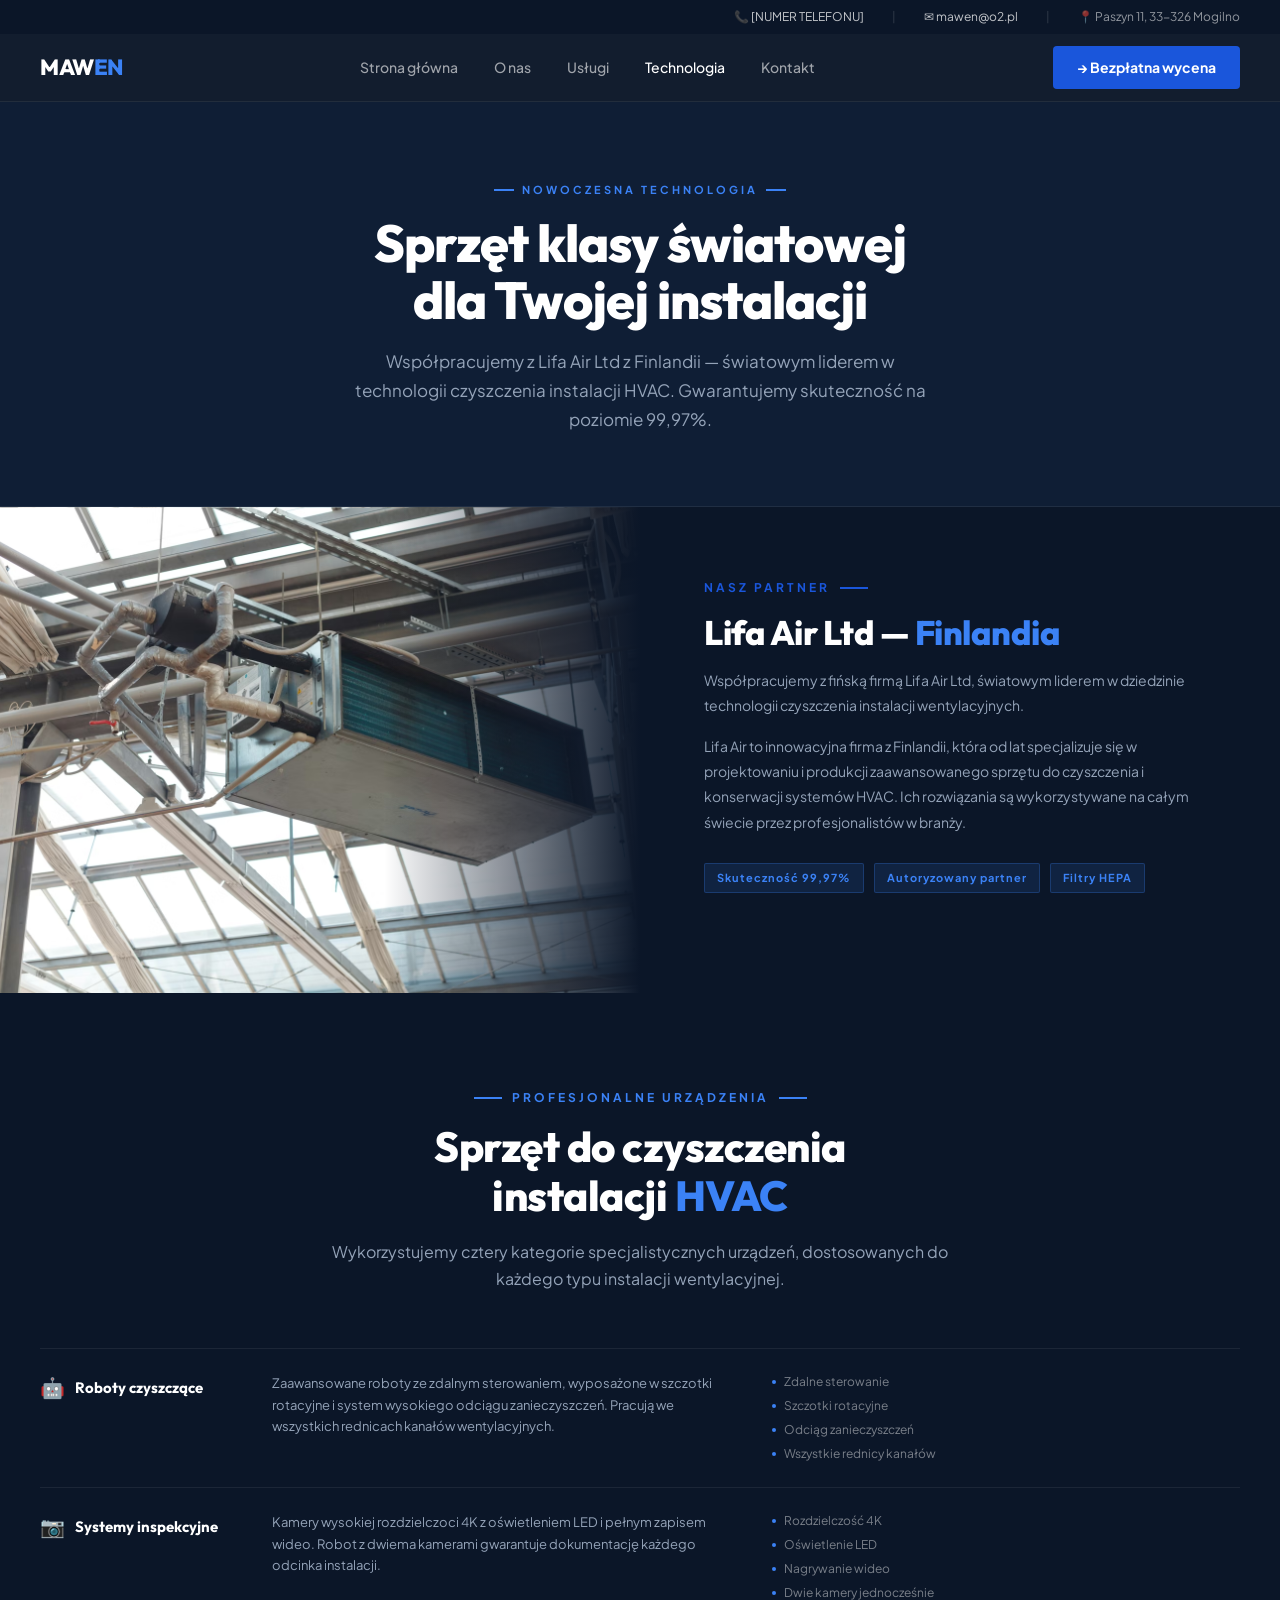
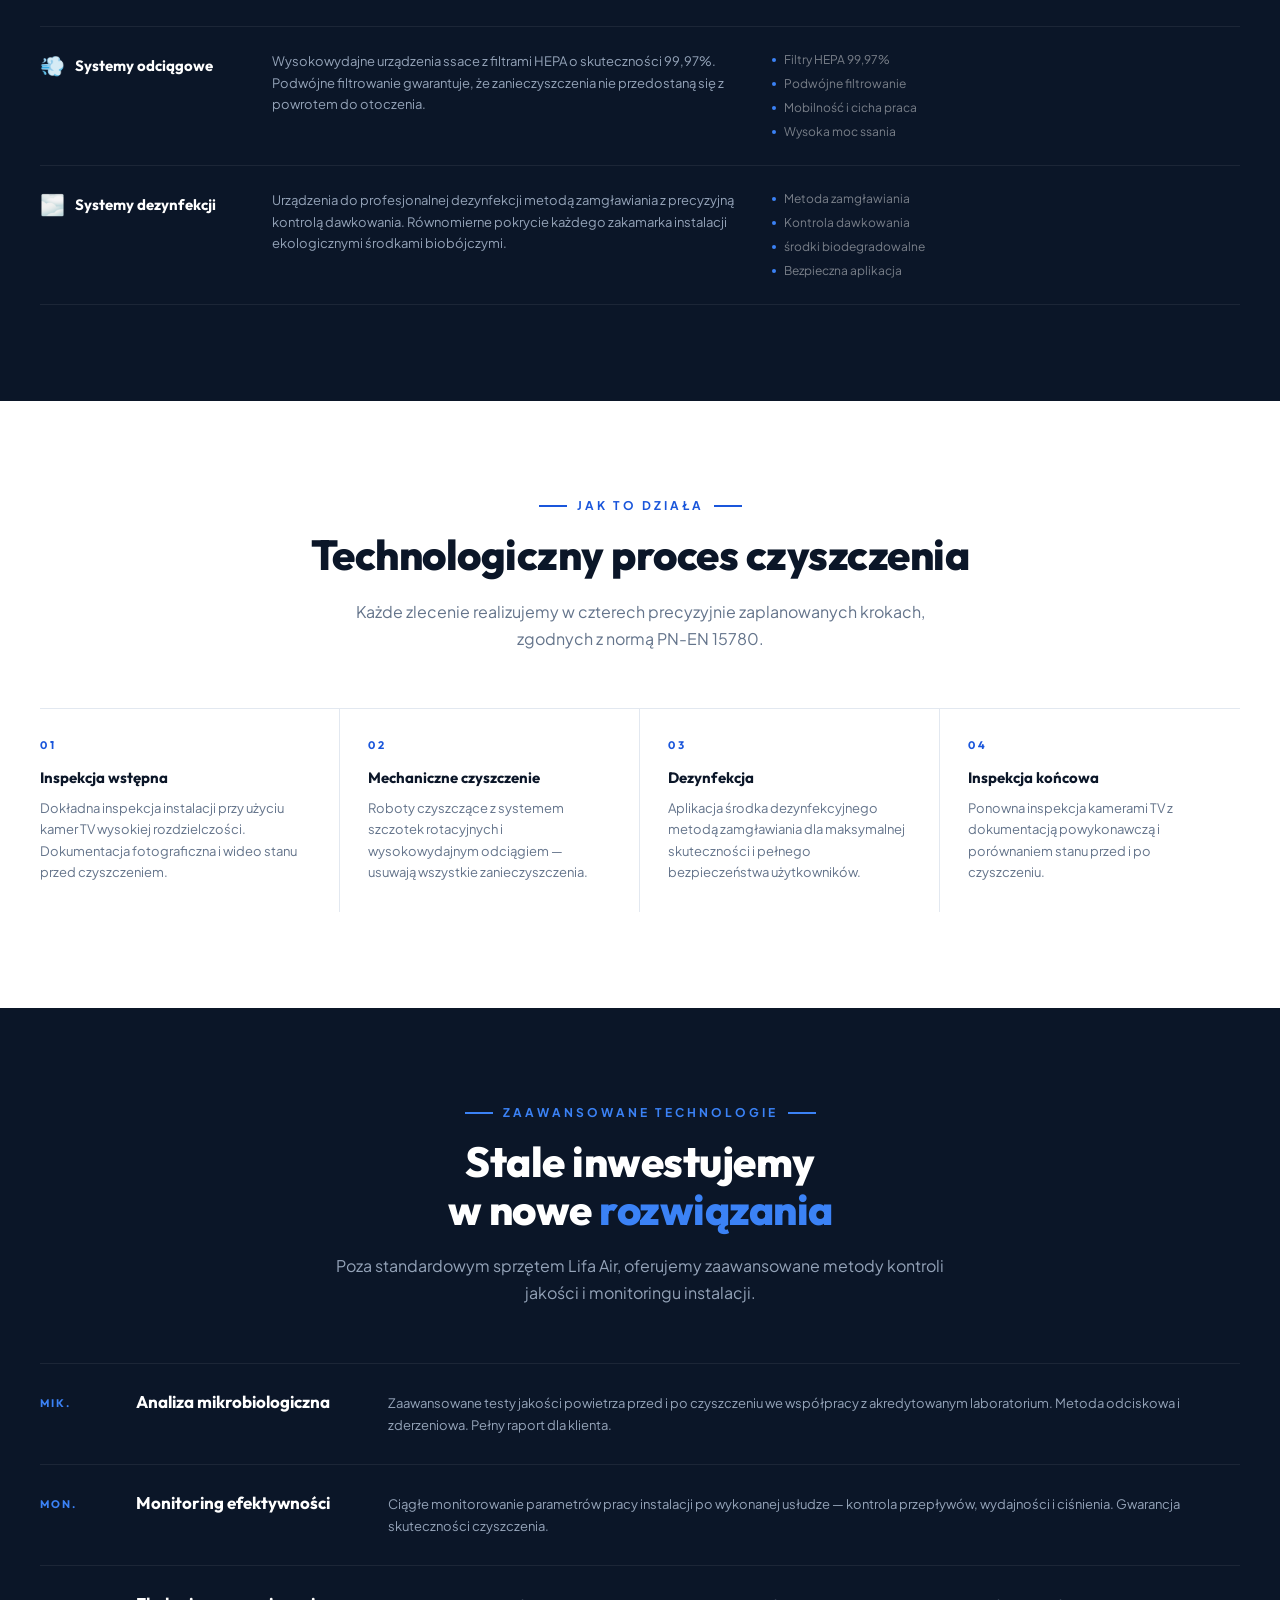
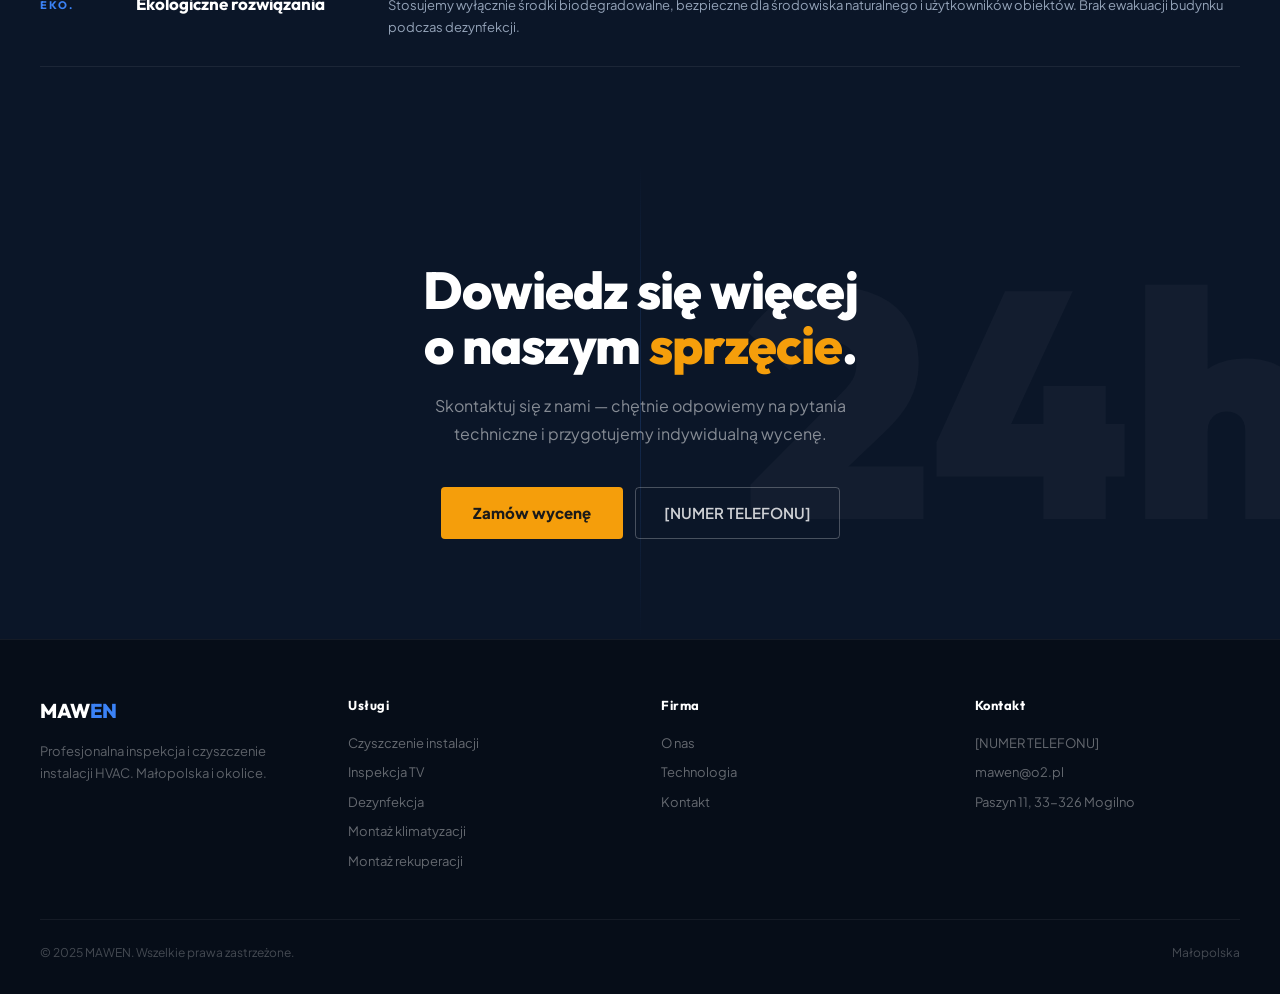
<file: technologia.html>
<!DOCTYPE html>
<html lang="pl">
<head>
<meta charset="UTF-8">
<meta name="viewport" content="width=device-width, initial-scale=1.0">
<title>Technologia — MAWEN HVAC</title>
<meta name="description" content="Nowoczesny sprzęt Lifa Air Ltd z Finlandii — roboty czyszczące, kamery 4K, systemy odciągowe z filtrami HEPA. MAWEN wykorzystuje najlepsze technologie HVAC.">
<link rel="preconnect" href="https://fonts.googleapis.com">
<link href="https://fonts.googleapis.com/css2?family=Outfit:wght@400;700;800;900&family=Plus+Jakarta+Sans:wght@400;500;600;700&display=swap" rel="stylesheet">
<link rel="icon" type="image/svg+xml" href="favicon.svg">
<link rel="stylesheet" href="styles/site.css">
</head>
<body>

<div class="topbar">
  <a href="tel:[NUMER TELEFONU]">📞 [NUMER TELEFONU]</a>
  <span class="topbar-sep">|</span>
  <a href="mailto:mawen@o2.pl">✉ mawen@o2.pl</a>
  <span class="topbar-sep">|</span>
  <span>📍 Paszyn 11, 33-326 Mogilno</span>
</div>
<nav class="navbar">
  <a href="index.html" class="nav-logo">MAW<span>EN</span></a>
  <div class="nav-links">
    <a href="index.html">Strona główna</a>
    <a href="o-nas.html">O nas</a>
    <a href="uslugi.html">Usługi</a>
    <a href="technologia.html" class="active">Technologia</a>
    <a href="kontakt.html">Kontakt</a>
  </div>
  <a href="kontakt.html#wycena" class="nav-cta">→ Bezpłatna wycena</a>
  <button class="hamburger" onclick="toggleMenu()" aria-label="Menu"><span></span><span></span><span></span></button>
</nav>
<div class="mobile-menu" id="mobile-menu">
  <a href="index.html">Strona główna</a><a href="o-nas.html">O nas</a><a href="uslugi.html">Usługi</a><a href="technologia.html">Technologia</a><a href="kontakt.html">Kontakt</a>
  <a href="kontakt.html#wycena" class="nav-cta">→ Bezpłatna wycena</a>
</div>

<div class="page-hero">
  <div class="page-hero-over">Nowoczesna technologia</div>
  <h1>Sprzęt klasy światowej<br>dla Twojej instalacji</h1>
  <p>Współpracujemy z Lifa Air Ltd z Finlandii — światowym liderem w technologii czyszczenia instalacji HVAC. Gwarantujemy skuteczność na poziomie 99,97%.</p>
</div>

<!-- LIFA AIR -->
<div class="split">
  <div class="split-img split-img-r" style="background-image:url('/images/photo-1759646827242-cf09e30709aa.avif')"></div>
  <div class="split-content">
    <div class="section-label">Nasz partner</div>
    <h2>Lifa Air Ltd — <span>Finlandia</span></h2>
    <p style="font-size:14px;color:var(--gray);line-height:1.8;margin-bottom:16px">Współpracujemy z fińską firmą Lifa Air Ltd, światowym liderem w dziedzinie technologii czyszczenia instalacji wentylacyjnych.</p>
    <p style="font-size:14px;color:var(--gray);line-height:1.8;margin-bottom:28px">Lifa Air to innowacyjna firma z Finlandii, która od lat specjalizuje się w projektowaniu i produkcji zaawansowanego sprzętu do czyszczenia i konserwacji systemów HVAC. Ich rozwiązania są wykorzystywane na całym świecie przez profesjonalistów w branży.</p>
    <div class="cert-row">
      <span class="cert-tag">Skuteczność 99,97%</span>
      <span class="cert-tag">Autoryzowany partner</span>
      <span class="cert-tag">Filtry HEPA</span>
    </div>
  </div>
</div>

<!-- SPRZĘT -->
<section class="section section-dark">
  <div class="section-label">Profesjonalne urządzenia</div>
  <h2>Sprzęt do czyszczenia<br>instalacji <span>HVAC</span></h2>
  <p class="section-intro">Wykorzystujemy cztery kategorie specjalistycznych urządzeń, dostosowanych do każdego typu instalacji wentylacyjnej.</p>
  <div class="tech-rows">
    <div class="tech-row">
      <div class="tech-row-name"><span>🤖</span> Roboty czyszczące</div>
      <div class="tech-row-desc">Zaawansowane roboty ze zdalnym sterowaniem, wyposażone w szczotki rotacyjne i system wysokiego odciągu zanieczyszczeń. Pracują we wszystkich rednicach kanałów wentylacyjnych.</div>
      <ul class="tech-row-specs">
        <li>Zdalne sterowanie</li>
        <li>Szczotki rotacyjne</li>
        <li>Odciąg zanieczyszczeń</li>
        <li>Wszystkie rednicy kanałów</li>
      </ul>
    </div>
    <div class="tech-row">
      <div class="tech-row-name"><span>📷</span> Systemy inspekcyjne</div>
      <div class="tech-row-desc">Kamery wysokiej rozdzielczoci 4K z oświetleniem LED i pełnym zapisem wideo. Robot z dwiema kamerami gwarantuje dokumentację każdego odcinka instalacji.</div>
      <ul class="tech-row-specs">
        <li>Rozdzielczość 4K</li>
        <li>Oświetlenie LED</li>
        <li>Nagrywanie wideo</li>
        <li>Dwie kamery jednocześnie</li>
      </ul>
    </div>
    <div class="tech-row">
      <div class="tech-row-name"><span>💨</span> Systemy odciągowe</div>
      <div class="tech-row-desc">Wysokowydajne urządzenia ssace z filtrami HEPA o skuteczności 99,97%. Podwójne filtrowanie gwarantuje, że zanieczyszczenia nie przedostaną się z powrotem do otoczenia.</div>
      <ul class="tech-row-specs">
        <li>Filtry HEPA 99,97%</li>
        <li>Podwójne filtrowanie</li>
        <li>Mobilność i cicha praca</li>
        <li>Wysoka moc ssania</li>
      </ul>
    </div>
    <div class="tech-row">
      <div class="tech-row-name"><span>🌫️</span> Systemy dezynfekcji</div>
      <div class="tech-row-desc">Urządzenia do profesjonalnej dezynfekcji metodą zamgławiania z precyzyjną kontrolą dawkowania. Równomierne pokrycie każdego zakamarka instalacji ekologicznymi środkami biobójczymi.</div>
      <ul class="tech-row-specs">
        <li>Metoda zamgławiania</li>
        <li>Kontrola dawkowania</li>
        <li>środki biodegradowalne</li>
        <li>Bezpieczna aplikacja</li>
      </ul>
    </div>
  </div>
</section>

<!-- PROCES TECHNOLOGICZNY -->
<section class="section section-white">
  <div class="section-label">Jak to działa</div>
  <h2>Technologiczny proces czyszczenia</h2>
  <p class="section-intro">Każde zlecenie realizujemy w czterech precyzyjnie zaplanowanych krokach, zgodnych z normą PN-EN 15780.</p>
  <div class="steps">
    <div class="step">
      <div class="step-num">01</div>
      <h3>Inspekcja wstępna</h3>
      <p>Dokładna inspekcja instalacji przy użyciu kamer TV wysokiej rozdzielczości. Dokumentacja fotograficzna i wideo stanu przed czyszczeniem.</p>
    </div>
    <div class="step">
      <div class="step-num">02</div>
      <h3>Mechaniczne czyszczenie</h3>
      <p>Roboty czyszczące z systemem szczotek rotacyjnych i wysokowydajnym odciągiem — usuwają wszystkie zanieczyszczenia.</p>
    </div>
    <div class="step">
      <div class="step-num">03</div>
      <h3>Dezynfekcja</h3>
      <p>Aplikacja środka dezynfekcyjnego metodą zamgławiania dla maksymalnej skuteczności i pełnego bezpieczeństwa użytkowników.</p>
    </div>
    <div class="step">
      <div class="step-num">04</div>
      <h3>Inspekcja końcowa</h3>
      <p>Ponowna inspekcja kamerami TV z dokumentacją powykonawczą i porównaniem stanu przed i po czyszczeniu.</p>
    </div>
  </div>
</section>

<!-- ZAAWANSOWANE MOŻLIWOŚCI -->
<section class="section section-dark">
  <div class="section-label">Zaawansowane technologie</div>
  <h2>Stale inwestujemy<br>w nowe <span>rozwiązania</span></h2>
  <p class="section-intro">Poza standardowym sprzętem Lifa Air, oferujemy zaawansowane metody kontroli jakości i monitoringu instalacji.</p>
  <div class="feature-rows">
    <div class="feature-row">
      <div class="feature-num">MIK.</div>
      <div class="feature-title">Analiza mikrobiologiczna</div>
      <div class="feature-body">Zaawansowane testy jakości powietrza przed i po czyszczeniu we współpracy z akredytowanym laboratorium. Metoda odciskowa i zderzeniowa. Pełny raport dla klienta.</div>
    </div>
    <div class="feature-row">
      <div class="feature-num">MON.</div>
      <div class="feature-title">Monitoring efektywności</div>
      <div class="feature-body">Ciągłe monitorowanie parametrów pracy instalacji po wykonanej usłudze — kontrola przepływów, wydajności i ciśnienia. Gwarancja skuteczności czyszczenia.</div>
    </div>
    <div class="feature-row">
      <div class="feature-num">EKO.</div>
      <div class="feature-title">Ekologiczne rozwiązania</div>
      <div class="feature-body">Stosujemy wyłącznie środki biodegradowalne, bezpieczne dla środowiska naturalnego i użytkowników obiektów. Brak ewakuacji budynku podczas dezynfekcji.</div>
    </div>
  </div>
</section>

<div class="cta-band">
  <div class="cta-content">
    <h2>Dowiedz się więcej<br>o naszym <span>sprzęcie</span>.</h2>
    <p>Skontaktuj się z nami — chętnie odpowiemy na pytania techniczne i przygotujemy indywidualną wycenę.</p>
    <div class="cta-btns">
      <a href="kontakt.html#wycena" class="btn-accent">Zamów wycenę</a>
      <a href="tel:[NUMER TELEFONU]" class="btn-outline">[NUMER TELEFONU]</a>
    </div>
  </div>
  <div class="cta-image" style="background-image:url('/images/photo-1771902985060-6133bb4b2eb6.avif')"></div>
</div>

<footer>
  <div class="footer-top">
    <div class="footer-brand"><span class="nav-logo">MAW<span>EN</span></span><p>Profesjonalna inspekcja i czyszczenie instalacji HVAC. Małopolska i okolice.</p></div>
    <div class="footer-col"><h4>Usługi</h4><ul><li><a href="uslugi.html#czyszczenie">Czyszczenie instalacji</a></li><li><a href="uslugi.html#inspekcja">Inspekcja TV</a></li><li><a href="uslugi.html#dezynfekcja">Dezynfekcja</a></li><li><a href="uslugi.html#klimatyzacja">Montaż klimatyzacji</a></li><li><a href="uslugi.html#rekuperacja">Montaż rekuperacji</a></li></ul></div>
    <div class="footer-col"><h4>Firma</h4><ul><li><a href="o-nas.html">O nas</a></li><li><a href="technologia.html">Technologia</a></li><li><a href="kontakt.html">Kontakt</a></li></ul></div>
    <div class="footer-col"><h4>Kontakt</h4><ul><li><a href="tel:[NUMER TELEFONU]">[NUMER TELEFONU]</a></li><li><a href="mailto:mawen@o2.pl">mawen@o2.pl</a></li><li>Paszyn 11, 33-326 Mogilno</li></ul></div>
  </div>
  <div class="footer-bottom"><span>© 2025 MAWEN. Wszelkie prawa zastrzeżone.</span><span>Małopolska</span></div>
</footer>
<script>function toggleMenu(){document.getElementById('mobile-menu').classList.toggle('open');}</script>
</body>
</html>
</file>
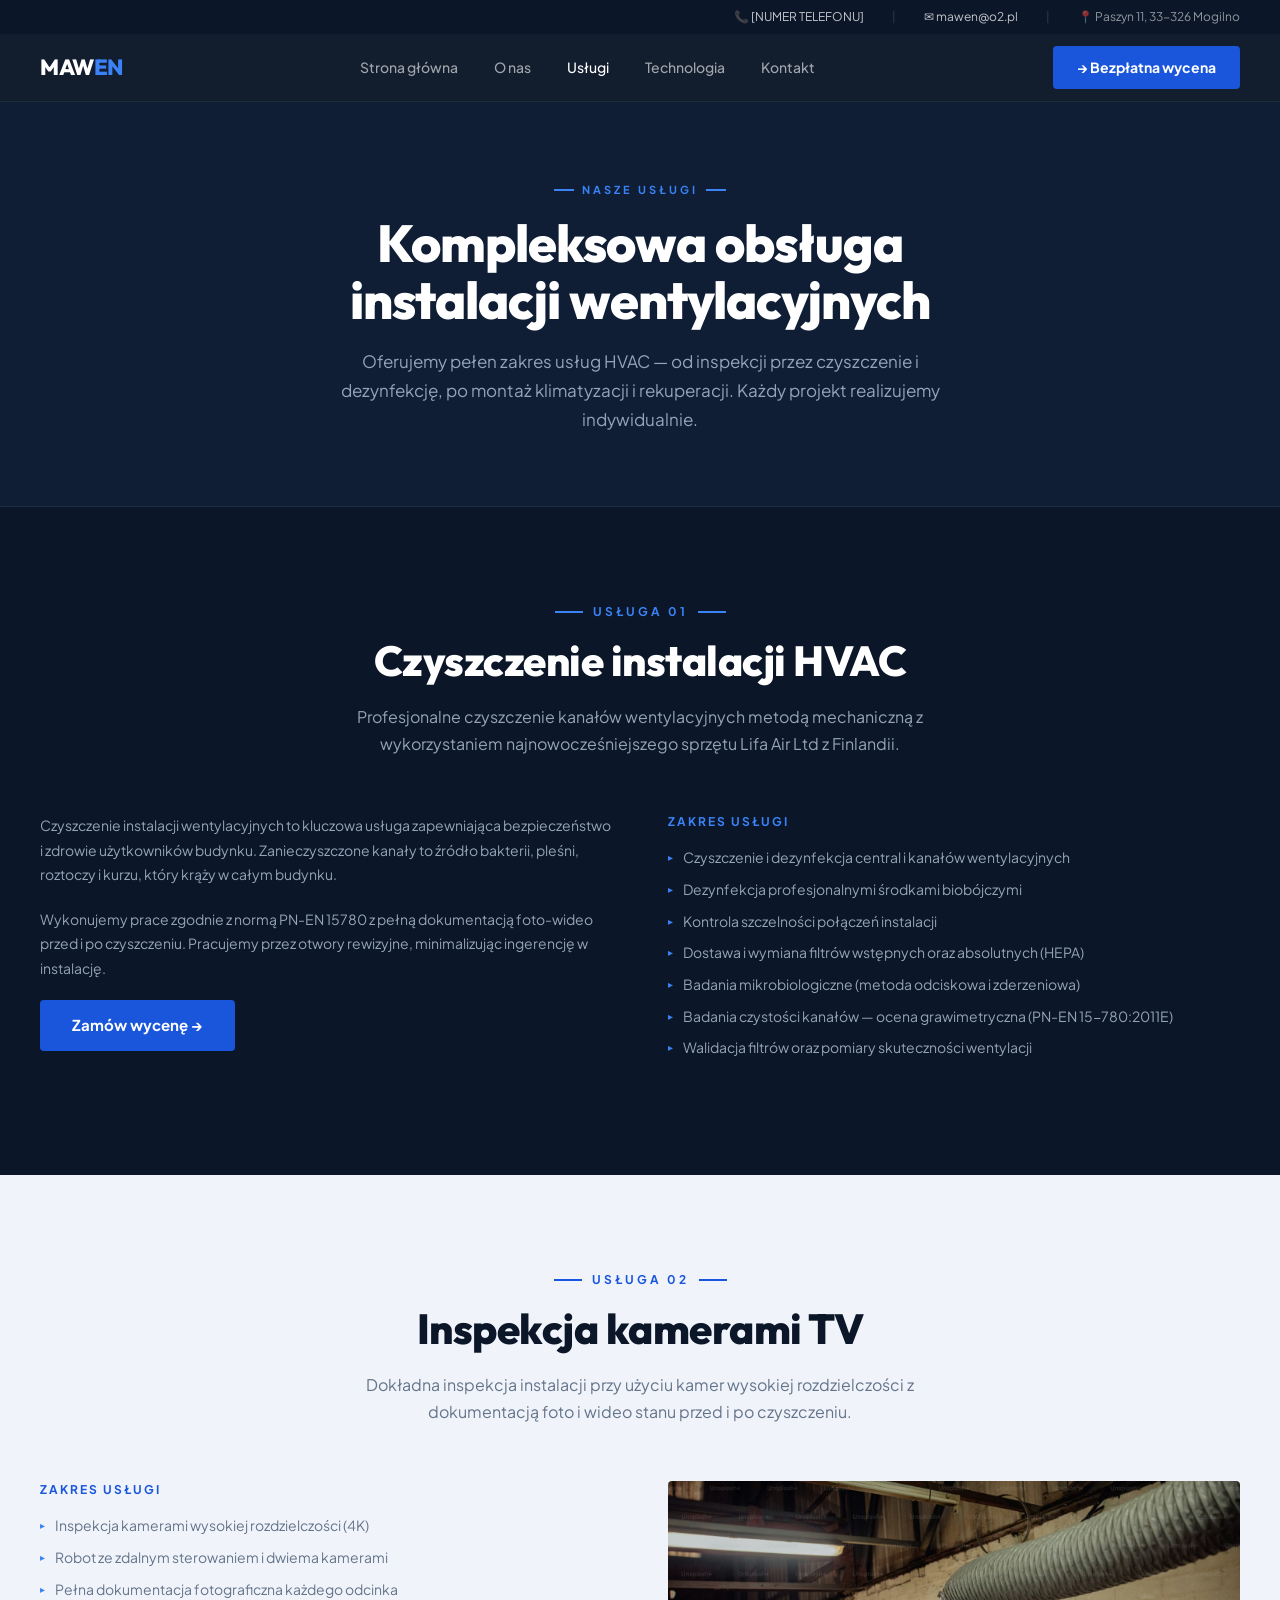
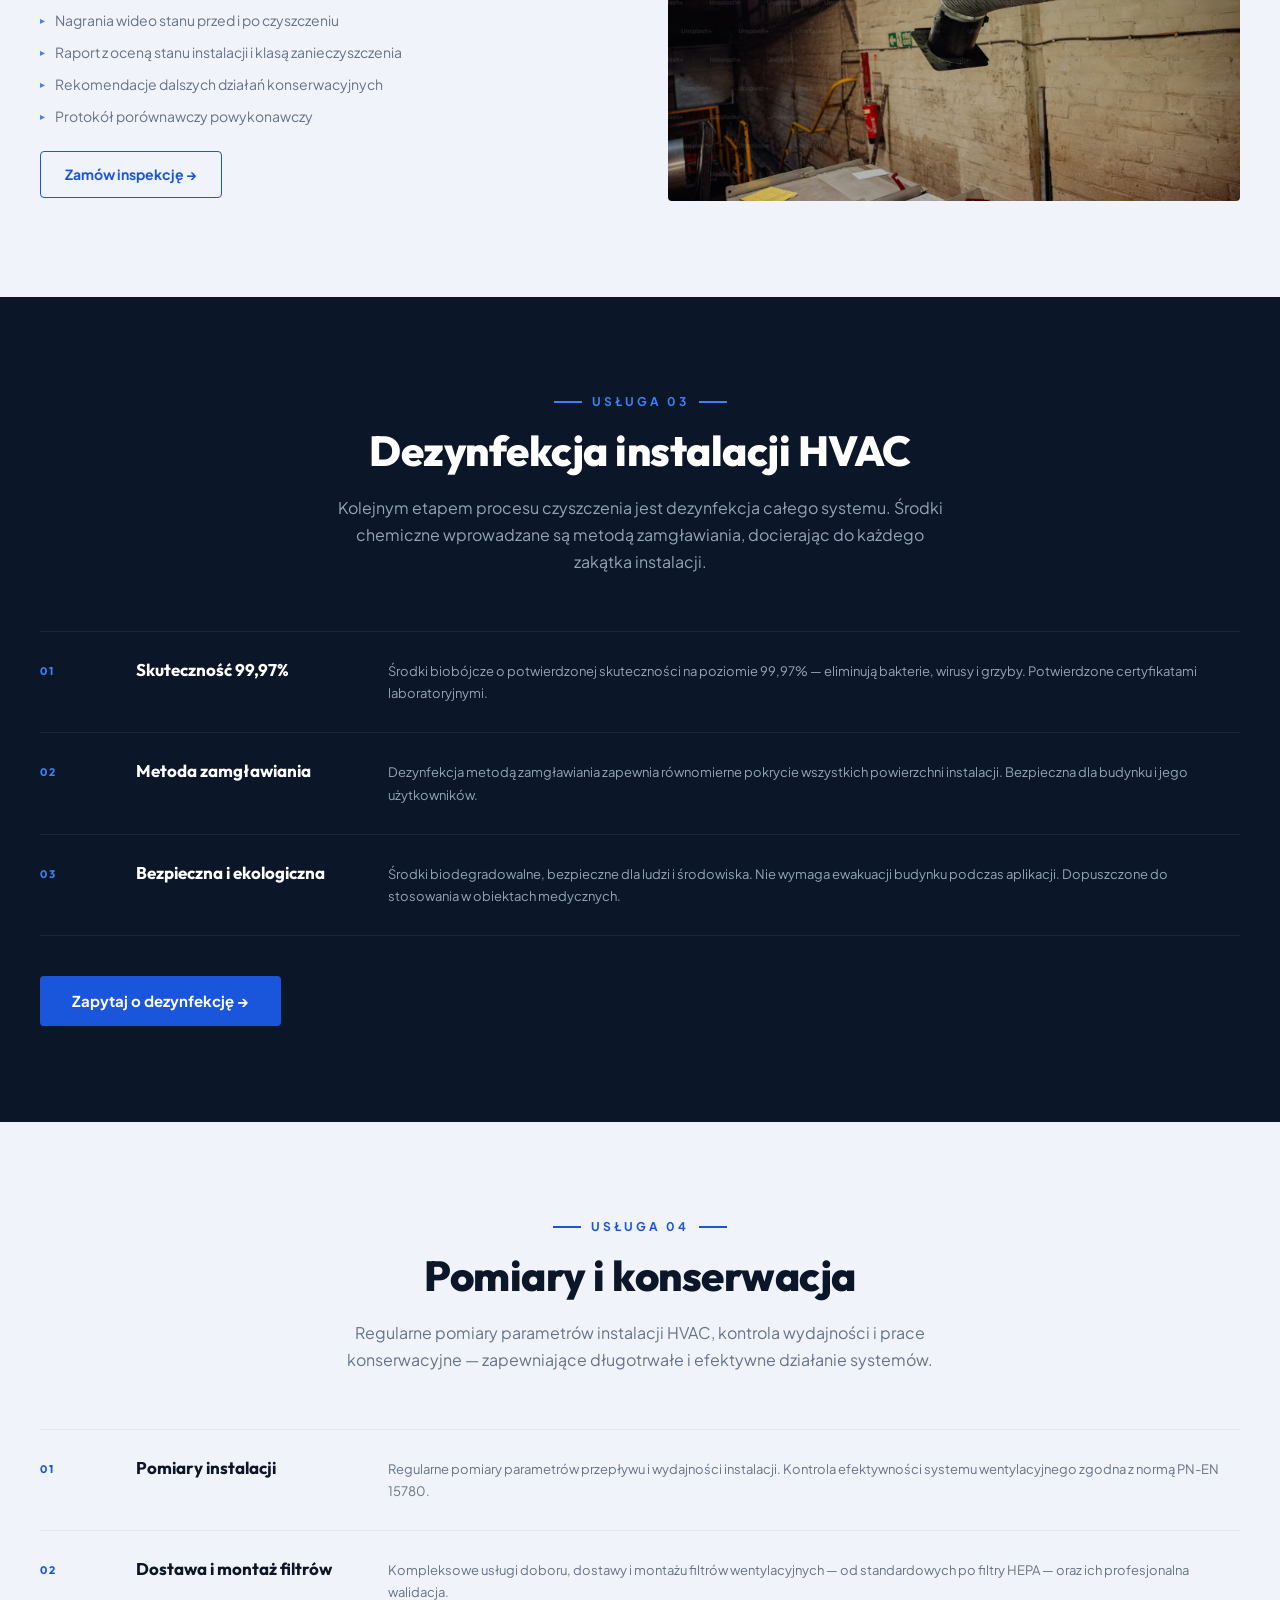
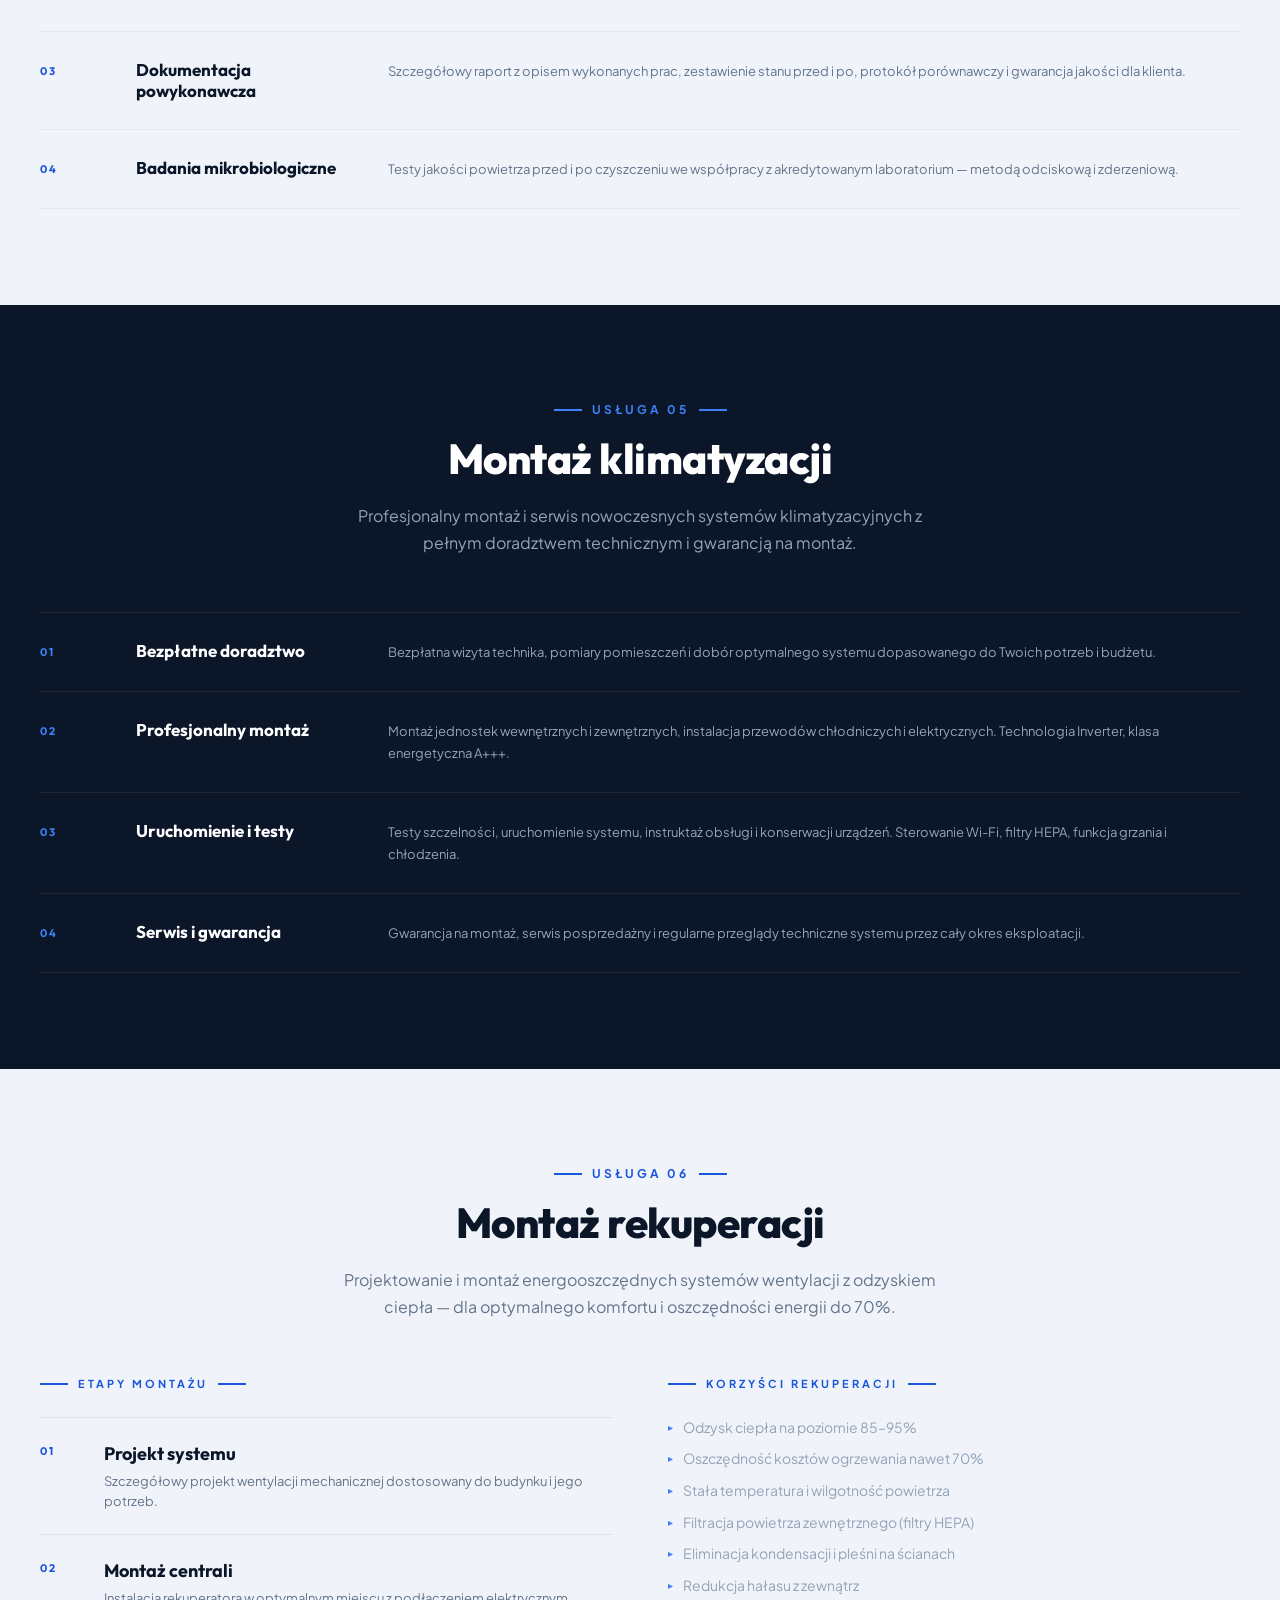
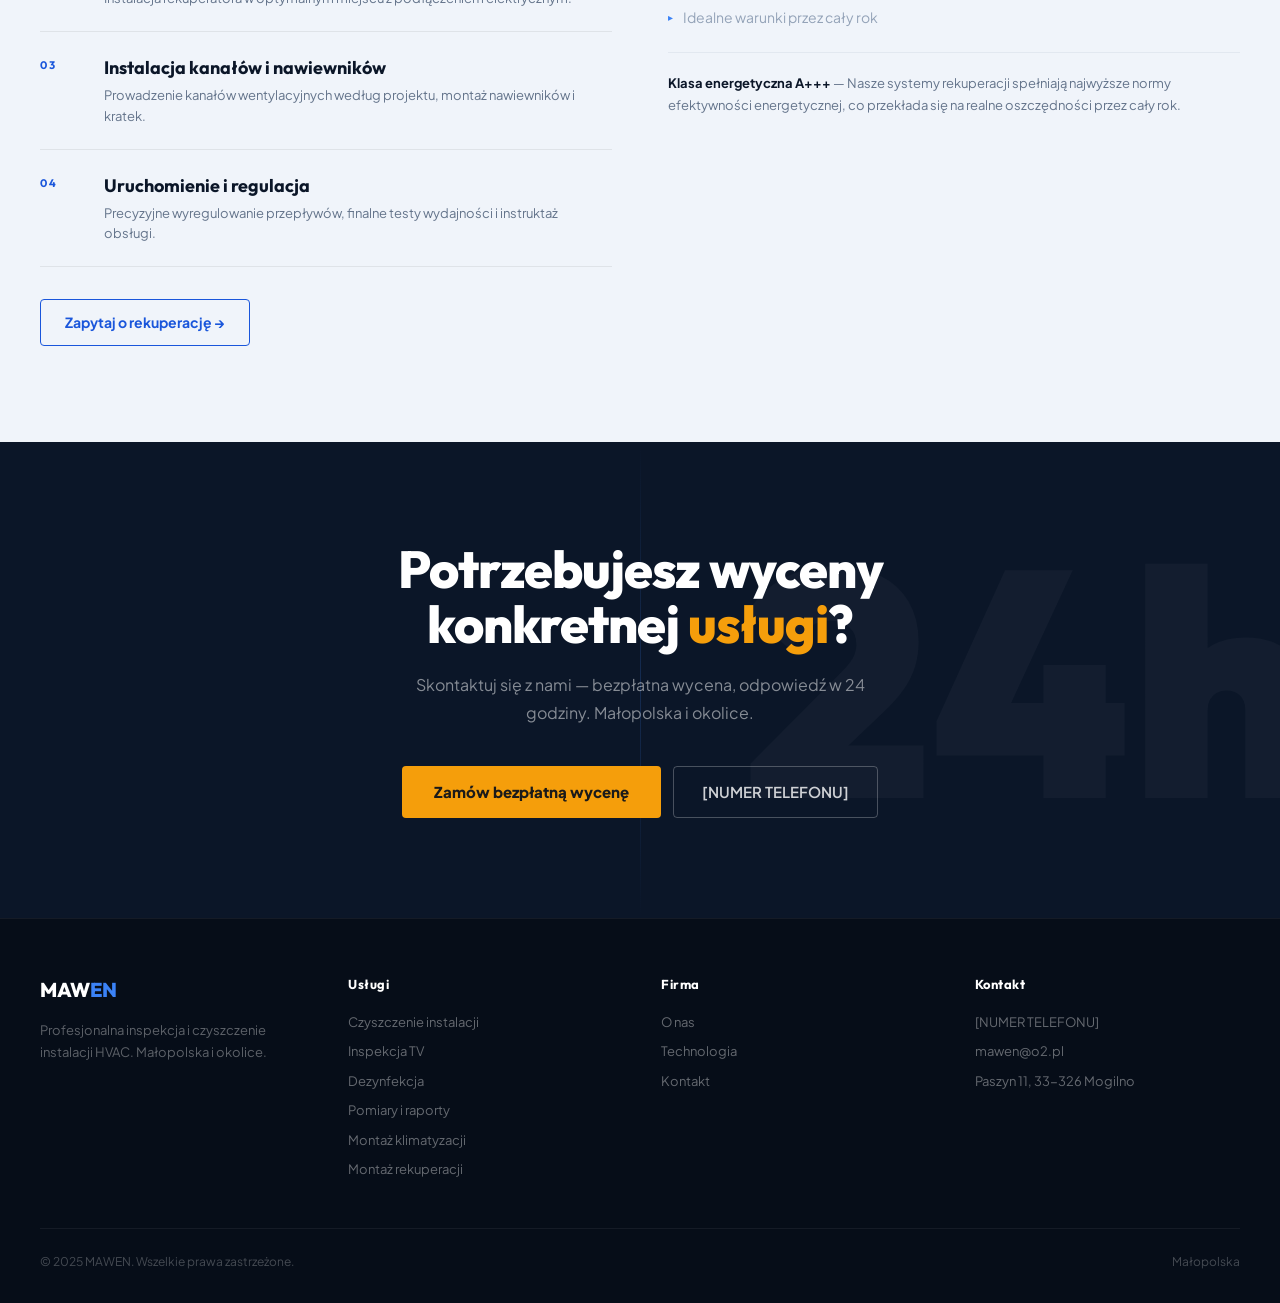
<file: uslugi.html>
<!DOCTYPE html>
<html lang="pl">
<head>
<meta charset="UTF-8">
<meta name="viewport" content="width=device-width, initial-scale=1.0">
<title>Usługi — MAWEN HVAC</title>
<meta name="description" content="Kompleksowe usługi HVAC: czyszczenie kanałów, inspekcja TV, dezynfekcja, pomiary, montaż klimatyzacji i rekuperacji. MAWEN — Małopolska.">
<link rel="preconnect" href="https://fonts.googleapis.com">
<link href="https://fonts.googleapis.com/css2?family=Outfit:wght@400;700;800;900&family=Plus+Jakarta+Sans:wght@400;500;600;700&display=swap" rel="stylesheet">
<link rel="icon" type="image/svg+xml" href="favicon.svg">
<link rel="stylesheet" href="styles/site.css">
</head>
<body>

<div class="topbar">
  <a href="tel:[NUMER TELEFONU]">📞 [NUMER TELEFONU]</a>
  <span class="topbar-sep">|</span>
  <a href="mailto:mawen@o2.pl">✉ mawen@o2.pl</a>
  <span class="topbar-sep">|</span>
  <span>📍 Paszyn 11, 33-326 Mogilno</span>
</div>
<nav class="navbar">
  <a href="index.html" class="nav-logo">MAW<span>EN</span></a>
  <div class="nav-links">
    <a href="index.html">Strona główna</a>
    <a href="o-nas.html">O nas</a>
    <a href="uslugi.html" class="active">Usługi</a>
    <a href="technologia.html">Technologia</a>
    <a href="kontakt.html">Kontakt</a>
  </div>
  <a href="kontakt.html#wycena" class="nav-cta">→ Bezpłatna wycena</a>
  <button class="hamburger" onclick="toggleMenu()" aria-label="Menu"><span></span><span></span><span></span></button>
</nav>
<div class="mobile-menu" id="mobile-menu">
  <a href="index.html">Strona główna</a><a href="o-nas.html">O nas</a><a href="uslugi.html">Usługi</a><a href="technologia.html">Technologia</a><a href="kontakt.html">Kontakt</a>
  <a href="kontakt.html#wycena" class="nav-cta">→ Bezpłatna wycena</a>
</div>

<div class="page-hero">
  <div class="page-hero-over">Nasze usługi</div>
  <h1>Kompleksowa obsługa<br>instalacji wentylacyjnych</h1>
  <p>Oferujemy pełen zakres usług HVAC — od inspekcji przez czyszczenie i dezynfekcję, po montaż klimatyzacji i rekuperacji. Każdy projekt realizujemy indywidualnie.</p>
</div>

<!-- CZYSZCZENIE -->
<section id="czyszczenie" class="section section-dark">
  <div class="section-label">Usługa 01</div>
  <h2>Czyszczenie instalacji HVAC</h2>
  <p class="section-intro">Profesjonalne czyszczenie kanałów wentylacyjnych metodą mechaniczną z wykorzystaniem najnowocześniejszego sprzętu Lifa Air Ltd z Finlandii.</p>
  <div class="svc-detail">
    <div class="svc-detail-text">
      <p>Czyszczenie instalacji wentylacyjnych to kluczowa usługa zapewniająca bezpieczeństwo i zdrowie użytkowników budynku. Zanieczyszczone kanały to źródło bakterii, pleśni, roztoczy i kurzu, który krąży w całym budynku.</p>
      <p>Wykonujemy prace zgodnie z normą PN-EN 15780 z pełną dokumentacją foto-wideo przed i po czyszczeniu. Pracujemy przez otwory rewizyjne, minimalizując ingerencję w instalację.</p>
      <div class="cert-row" style="margin-top:20px">
        <a href="kontakt.html#wycena" class="btn-primary">Zamów wycenę →</a>
      </div>
    </div>
    <div>
      <p style="font-size:12px;color:var(--blue-light);letter-spacing:2px;text-transform:uppercase;font-weight:700;margin-bottom:16px">Zakres usługi</p>
      <ul class="spec-list">
        <li>Czyszczenie i dezynfekcja central i kanałów wentylacyjnych</li>
        <li>Dezynfekcja profesjonalnymi środkami biobójczymi</li>
        <li>Kontrola szczelności połączeń instalacji</li>
        <li>Dostawa i wymiana filtrów wstępnych oraz absolutnych (HEPA)</li>
        <li>Badania mikrobiologiczne (metoda odciskowa i zderzeniowa)</li>
        <li>Badania czystości kanałów — ocena grawimetryczna (PN-EN 15-780:2011E)</li>
        <li>Walidacja filtrów oraz pomiary skuteczności wentylacji</li>
      </ul>
    </div>
  </div>
</section>

<!-- INSPEKCJA -->
<section id="inspekcja" class="section section-light">
  <div class="section-label">Usługa 02</div>
  <h2>Inspekcja kamerami TV</h2>
  <p class="section-intro">Dokładna inspekcja instalacji przy użyciu kamer wysokiej rozdzielczości z dokumentacją foto i wideo stanu przed i po czyszczeniu.</p>
  <div class="svc-detail">
    <div>
      <p style="font-size:12px;color:var(--blue);letter-spacing:2px;text-transform:uppercase;font-weight:700;margin-bottom:16px">Zakres usługi</p>
      <ul class="spec-list" style="--gray:#64748b">
        <li>Inspekcja kamerami wysokiej rozdzielczości (4K)</li>
        <li>Robot ze zdalnym sterowaniem i dwiema kamerami</li>
        <li>Pełna dokumentacja fotograficzna każdego odcinka</li>
        <li>Nagrania wideo stanu przed i po czyszczeniu</li>
        <li>Raport z oceną stanu instalacji i klasą zanieczyszczenia</li>
        <li>Rekomendacje dalszych działań konserwacyjnych</li>
        <li>Protokół porównawczy powykonawczy</li>
      </ul>
      <div style="margin-top:24px">
        <a href="kontakt.html#wycena" class="btn-outline-dark">Zamów inspekcję →</a>
      </div>
    </div>
    <div style="background:url('/images/premium_photo-1677172367609-1d20ddfce6f3.avif') center/cover;border-radius:4px;min-height:320px"></div>
  </div>
</section>

<!-- DEZYNFEKCJA -->
<section id="dezynfekcja" class="section section-dark">
  <div class="section-label">Usługa 03</div>
  <h2>Dezynfekcja instalacji HVAC</h2>
  <p class="section-intro">Kolejnym etapem procesu czyszczenia jest dezynfekcja całego systemu. Środki chemiczne wprowadzane są metodą zamgławiania, docierając do każdego zakątka instalacji.</p>
  <div class="feature-rows">
    <div class="feature-row">
      <div class="feature-num">01</div>
      <div class="feature-title">Skuteczność 99,97%</div>
      <div class="feature-body">Środki biobójcze o potwierdzonej skuteczności na poziomie 99,97% — eliminują bakterie, wirusy i grzyby. Potwierdzone certyfikatami laboratoryjnymi.</div>
    </div>
    <div class="feature-row">
      <div class="feature-num">02</div>
      <div class="feature-title">Metoda zamgławiania</div>
      <div class="feature-body">Dezynfekcja metodą zamgławiania zapewnia równomierne pokrycie wszystkich powierzchni instalacji. Bezpieczna dla budynku i jego użytkowników.</div>
    </div>
    <div class="feature-row">
      <div class="feature-num">03</div>
      <div class="feature-title">Bezpieczna i ekologiczna</div>
      <div class="feature-body">Środki biodegradowalne, bezpieczne dla ludzi i środowiska. Nie wymaga ewakuacji budynku podczas aplikacji. Dopuszczone do stosowania w obiektach medycznych.</div>
    </div>
  </div>
  <div style="margin-top:40px">
    <a href="kontakt.html#wycena" class="btn-primary">Zapytaj o dezynfekcję →</a>
  </div>
</section>

<!-- POMIARY -->
<section id="pomiary" class="section section-light">
  <div class="section-label">Usługa 04</div>
  <h2>Pomiary i konserwacja</h2>
  <p class="section-intro">Regularne pomiary parametrów instalacji HVAC, kontrola wydajności i prace konserwacyjne — zapewniające długotrwałe i efektywne działanie systemów.</p>
  <div class="feature-rows">
    <div class="feature-row feature-row-light">
      <div class="feature-num">01</div>
      <div class="feature-title">Pomiary instalacji</div>
      <div class="feature-body">Regularne pomiary parametrów przepływu i wydajności instalacji. Kontrola efektywności systemu wentylacyjnego zgodna z normą PN-EN 15780.</div>
    </div>
    <div class="feature-row feature-row-light">
      <div class="feature-num">02</div>
      <div class="feature-title">Dostawa i montaż filtrów</div>
      <div class="feature-body">Kompleksowe usługi doboru, dostawy i montażu filtrów wentylacyjnych — od standardowych po filtry HEPA — oraz ich profesjonalna walidacja.</div>
    </div>
    <div class="feature-row feature-row-light">
      <div class="feature-num">03</div>
      <div class="feature-title">Dokumentacja powykonawcza</div>
      <div class="feature-body">Szczegółowy raport z opisem wykonanych prac, zestawienie stanu przed i po, protokół porównawczy i gwarancja jakości dla klienta.</div>
    </div>
    <div class="feature-row feature-row-light">
      <div class="feature-num">04</div>
      <div class="feature-title">Badania mikrobiologiczne</div>
      <div class="feature-body">Testy jakości powietrza przed i po czyszczeniu we współpracy z akredytowanym laboratorium — metodą odciskową i zderzeniową.</div>
    </div>
  </div>
</section>

<!-- KLIMATYZACJA -->
<section id="klimatyzacja" class="section section-dark">
  <div class="section-label">Usługa 05</div>
  <h2>Montaż klimatyzacji</h2>
  <p class="section-intro">Profesjonalny montaż i serwis nowoczesnych systemów klimatyzacyjnych z pełnym doradztwem technicznym i gwarancją na montaż.</p>
  <div class="feature-rows">
    <div class="feature-row">
      <div class="feature-num">01</div>
      <div class="feature-title">Bezpłatne doradztwo</div>
      <div class="feature-body">Bezpłatna wizyta technika, pomiary pomieszczeń i dobór optymalnego systemu dopasowanego do Twoich potrzeb i budżetu.</div>
    </div>
    <div class="feature-row">
      <div class="feature-num">02</div>
      <div class="feature-title">Profesjonalny montaż</div>
      <div class="feature-body">Montaż jednostek wewnętrznych i zewnętrznych, instalacja przewodów chłodniczych i elektrycznych. Technologia Inverter, klasa energetyczna A+++.</div>
    </div>
    <div class="feature-row">
      <div class="feature-num">03</div>
      <div class="feature-title">Uruchomienie i testy</div>
      <div class="feature-body">Testy szczelności, uruchomienie systemu, instruktaż obsługi i konserwacji urządzeń. Sterowanie Wi-Fi, filtry HEPA, funkcja grzania i chłodzenia.</div>
    </div>
    <div class="feature-row">
      <div class="feature-num">04</div>
      <div class="feature-title">Serwis i gwarancja</div>
      <div class="feature-body">Gwarancja na montaż, serwis posprzedażny i regularne przeglądy techniczne systemu przez cały okres eksploatacji.</div>
    </div>
  </div>
</section>

<!-- REKUPERACJA -->
<section id="rekuperacja" class="section section-light">
  <div class="section-label">Usługa 06</div>
  <h2>Montaż rekuperacji</h2>
  <p class="section-intro">Projektowanie i montaż energooszczędnych systemów wentylacji z odzyskiem ciepła — dla optymalnego komfortu i oszczędności energii do 70%.</p>
  <div class="svc-detail">
    <div>
      <div class="section-label" style="justify-content:flex-start;margin-bottom:24px">
        <span style="letter-spacing:3px;font-size:11px;font-weight:700;text-transform:uppercase;color:var(--blue)">Etapy montażu</span>
      </div>
      <div class="svc-list">
        <div class="svc-item">
          <div class="svc-item-left">
            <span class="svc-item-index">01</span>
            <div>
              <div class="svc-item-name">Projekt systemu</div>
              <div class="svc-item-desc">Szczegółowy projekt wentylacji mechanicznej dostosowany do budynku i jego potrzeb.</div>
            </div>
          </div>
        </div>
        <div class="svc-item">
          <div class="svc-item-left">
            <span class="svc-item-index">02</span>
            <div>
              <div class="svc-item-name">Montaż centrali</div>
              <div class="svc-item-desc">Instalacja rekuperatora w optymalnym miejscu z podłączeniem elektrycznym.</div>
            </div>
          </div>
        </div>
        <div class="svc-item">
          <div class="svc-item-left">
            <span class="svc-item-index">03</span>
            <div>
              <div class="svc-item-name">Instalacja kanałów i nawiewników</div>
              <div class="svc-item-desc">Prowadzenie kanałów wentylacyjnych według projektu, montaż nawiewników i kratek.</div>
            </div>
          </div>
        </div>
        <div class="svc-item">
          <div class="svc-item-left">
            <span class="svc-item-index">04</span>
            <div>
              <div class="svc-item-name">Uruchomienie i regulacja</div>
              <div class="svc-item-desc">Precyzyjne wyregulowanie przepływów, finalne testy wydajności i instruktaż obsługi.</div>
            </div>
          </div>
        </div>
      </div>
      <div style="margin-top:32px">
        <a href="kontakt.html#wycena" class="btn-outline-dark">Zapytaj o rekuperację →</a>
      </div>
    </div>
    <div>
      <div class="section-label" style="justify-content:flex-start;margin-bottom:24px">
        <span style="letter-spacing:3px;font-size:11px;font-weight:700;text-transform:uppercase;color:var(--blue)">Korzyści rekuperacji</span>
      </div>
      <ul class="spec-list">
        <li>Odzysk ciepła na poziomie 85–95%</li>
        <li>Oszczędność kosztów ogrzewania nawet 70%</li>
        <li>Stała temperatura i wilgotność powietrza</li>
        <li>Filtracja powietrza zewnętrznego (filtry HEPA)</li>
        <li>Eliminacja kondensacji i pleśni na ścianach</li>
        <li>Redukcja hałasu z zewnątrz</li>
        <li>Idealne warunki przez cały rok</li>
      </ul>
      <p style="font-size:13px;color:var(--text-muted);line-height:1.65;margin-top:24px;padding-top:20px;border-top:1px solid #e2e8f0"><strong style="color:var(--text-dark)">Klasa energetyczna A+++</strong> — Nasze systemy rekuperacji spełniają najwyższe normy efektywności energetycznej, co przekłada się na realne oszczędności przez cały rok.</p>
    </div>
  </div>
</section>

<div class="cta-band">
  <div class="cta-content">
    <h2>Potrzebujesz wyceny<br>konkretnej <span>usługi</span>?</h2>
    <p>Skontaktuj się z nami — bezpłatna wycena, odpowiedź w 24 godziny. Małopolska i okolice.</p>
    <div class="cta-btns">
      <a href="kontakt.html#wycena" class="btn-accent">Zamów bezpłatną wycenę</a>
      <a href="tel:[NUMER TELEFONU]" class="btn-outline">[NUMER TELEFONU]</a>
    </div>
  </div>
  <div class="cta-image" style="background-image:url('/images/photo-1771902985060-6133bb4b2eb6.avif')"></div>
</div>

<footer>
  <div class="footer-top">
    <div class="footer-brand"><span class="nav-logo">MAW<span>EN</span></span><p>Profesjonalna inspekcja i czyszczenie instalacji HVAC. Małopolska i okolice.</p></div>
    <div class="footer-col"><h4>Usługi</h4><ul><li><a href="uslugi.html#czyszczenie">Czyszczenie instalacji</a></li><li><a href="uslugi.html#inspekcja">Inspekcja TV</a></li><li><a href="uslugi.html#dezynfekcja">Dezynfekcja</a></li><li><a href="uslugi.html#pomiary">Pomiary i raporty</a></li><li><a href="uslugi.html#klimatyzacja">Montaż klimatyzacji</a></li><li><a href="uslugi.html#rekuperacja">Montaż rekuperacji</a></li></ul></div>
    <div class="footer-col"><h4>Firma</h4><ul><li><a href="o-nas.html">O nas</a></li><li><a href="technologia.html">Technologia</a></li><li><a href="kontakt.html">Kontakt</a></li></ul></div>
    <div class="footer-col"><h4>Kontakt</h4><ul><li><a href="tel:[NUMER TELEFONU]">[NUMER TELEFONU]</a></li><li><a href="mailto:mawen@o2.pl">mawen@o2.pl</a></li><li>Paszyn 11, 33-326 Mogilno</li></ul></div>
  </div>
  <div class="footer-bottom"><span>© 2025 MAWEN. Wszelkie prawa zastrzeżone.</span><span>Małopolska</span></div>
</footer>
<script>function toggleMenu(){document.getElementById('mobile-menu').classList.toggle('open');}</script>
</body>
</html>
</file>
<file: styles/site.css>
/* ===== RESET & BASE ===== */
*, *::before, *::after { box-sizing: border-box; margin: 0; padding: 0; }

:root {
  --navy:       #0b1628;
  --navy2:      #0f1e35;
  --blue:       #1a56db;
  --blue-light: #3b82f6;
  --accent:     #f59e0b;
  --white:      #ffffff;
  --gray:       #94a3b8;
  --light-bg:   #f0f4fa;
  --text-dark:  #0b1628;
  --text-muted: #64748b;
  --font-head:  'Outfit', sans-serif;
  --font-body:  'Plus Jakarta Sans', sans-serif;

  /* Globalny max-width kontenera */
  --max-w: 1200px;
  /* --cx = side padding który centruje treść względem max-w */
  --cx: max(24px, calc((100vw - var(--max-w)) / 2));
}

/* Szersze kontenery na dużych ekranach */
@media (min-width: 1920px) {
  :root { --max-w: 1440px; }
}
@media (min-width: 2400px) {
  :root { --max-w: 1680px; }
}

html { scroll-behavior: smooth; }
body {
  font-family: var(--font-body);
  background: var(--white);
  color: var(--text-dark);
  line-height: 1.5;
  overflow-x: hidden;
}
img { display: block; max-width: 100%; }
a { text-decoration: none; color: inherit; }

/* ===== TOPBAR ===== */
.topbar {
  background: var(--navy);
  padding: 8px var(--cx);
  display: flex;
  justify-content: flex-end;
  gap: 28px;
  align-items: center;
  font-size: 12px;
  color: rgba(255,255,255,0.55);
}
.topbar a { color: rgba(255,255,255,0.75); transition: color .2s; }
.topbar a:hover { color: #fff; }
.topbar-sep { color: rgba(255,255,255,0.15); }

/* ===== NAVBAR ===== */
.navbar {
  position: sticky;
  top: 0;
  z-index: 100;
  background: rgba(11,22,40,0.97);
  backdrop-filter: blur(12px);
  -webkit-backdrop-filter: blur(12px);
  border-bottom: 1px solid rgba(255,255,255,0.07);
  padding: 0 var(--cx);
  height: 68px;
  display: flex;
  align-items: center;
  justify-content: space-between;
}
.nav-logo {
  font-family: var(--font-head);
  font-size: 22px;
  font-weight: 800;
  letter-spacing: -0.5px;
  color: #fff;
}
.nav-logo span { color: var(--blue-light); }
.nav-links {
  display: flex;
  gap: 36px;
  font-size: 14px;
  font-weight: 500;
  color: rgba(255,255,255,0.6);
}
.nav-links a { transition: color .2s; }
.nav-links a:hover, .nav-links a.active { color: #fff; }
.nav-cta {
  background: var(--blue);
  color: #fff;
  font-family: var(--font-body);
  font-size: 14px;
  font-weight: 700;
  padding: 11px 24px;
  border: none;
  cursor: pointer;
  border-radius: 4px;
  transition: background .2s;
  display: inline-block;
}
.nav-cta:hover { background: #1d4ed8; color: #fff; }

/* Hamburger */
.hamburger {
  display: none;
  flex-direction: column;
  gap: 5px;
  cursor: pointer;
  padding: 4px;
  background: none;
  border: none;
}
.hamburger span { display: block; width: 24px; height: 2px; background: #fff; transition: all .3s; }
.mobile-menu {
  display: none;
  position: fixed;
  top: 68px; left: 0; right: 0;
  background: var(--navy);
  border-top: 1px solid rgba(255,255,255,0.1);
  padding: 24px 32px;
  flex-direction: column;
  gap: 20px;
  z-index: 99;
}
.mobile-menu.open { display: flex; }
.mobile-menu a { font-size: 16px; font-weight: 600; color: rgba(255,255,255,0.8); }
.mobile-menu .nav-cta { text-align: center; width: 100%; }

/* ===== HERO ===== */
.hero {
  position: relative;
  min-height: 680px;
  display: flex;
  align-items: center;
  justify-content: center;
  overflow: hidden;
}
.hero-bg {
  position: absolute;
  inset: 0;
  background-size: cover;
  background-position: center;
}
.hero-bg::before {
  content: '';
  position: absolute;
  inset: 0;
  background: linear-gradient(180deg, rgba(11,22,40,0.75) 0%, rgba(11,22,40,0.60) 50%, rgba(11,22,40,0.85) 100%);
}
.hero-bg::after {
  content: '';
  position: absolute;
  inset: 0;
  background-image: url("data:image/svg+xml,%3Csvg width='60' height='70' viewBox='0 0 60 70' fill='none' xmlns='http://www.w3.org/2000/svg'%3E%3Cpath d='M30 1L59 17.5V52.5L30 69L1 52.5V17.5L30 1Z' stroke='rgba(26%2C86%2C219%2C0.07)' stroke-width='1'/%3E%3C/svg%3E");
  background-size: 80px 92px;
}

.hero-content {
  position: relative;
  z-index: 2;
  width: 100%;
  max-width: 760px;
  padding: 100px 24px;
  text-align: center;
  display: flex;
  flex-direction: column;
  align-items: center;
}

.hero-badge {
  display: inline-flex;
  align-items: center;
  gap: 8px;
  background: rgba(26,86,219,0.15);
  border: 1px solid rgba(59,130,246,0.3);
  color: var(--blue-light);
  font-size: 11px;
  font-weight: 700;
  letter-spacing: 2px;
  text-transform: uppercase;
  padding: 6px 16px;
  border-radius: 2px;
  margin-bottom: 24px;
}
.hero-badge::before {
  content: '';
  width: 6px; height: 6px;
  border-radius: 50%;
  background: var(--blue-light);
  animation: blink 2s ease-in-out infinite;
}
@keyframes blink { 0%,100%{opacity:1} 50%{opacity:0.3} }

.hero h1 {
  font-family: var(--font-head);
  font-size: 54px;
  font-weight: 800;
  line-height: 1.0;
  letter-spacing: -1.5px;
  color: #fff;
  margin-bottom: 22px;
}
.hero h1 span { color: var(--blue-light); }
.hero-sub {
  font-size: 16px;
  color: rgba(255,255,255,0.65);
  line-height: 1.7;
  margin-bottom: 36px;
  max-width: 560px;
  text-align: center;
}
.hero-btns { display: flex; gap: 14px; align-items: center; flex-wrap: wrap; justify-content: center; }

/* ===== BUTTONS ===== */
.btn-primary {
  background: var(--blue);
  color: #fff;
  font-family: var(--font-body);
  font-size: 15px;
  font-weight: 700;
  padding: 14px 32px;
  border: none;
  cursor: pointer;
  border-radius: 4px;
  display: inline-flex;
  align-items: center;
  gap: 8px;
  transition: background .2s;
}
.btn-primary:hover { background: #1d4ed8; color: #fff; }

.btn-outline {
  background: transparent;
  color: rgba(255,255,255,0.8);
  font-family: var(--font-body);
  font-size: 15px;
  font-weight: 600;
  padding: 14px 28px;
  border: 1px solid rgba(255,255,255,0.25);
  cursor: pointer;
  border-radius: 4px;
  display: inline-flex;
  align-items: center;
  gap: 8px;
  transition: all .2s;
}
.btn-outline:hover { border-color: rgba(255,255,255,0.5); color: #fff; }

.btn-outline-dark {
  background: transparent;
  color: var(--blue);
  font-family: var(--font-body);
  font-size: 14px;
  font-weight: 700;
  padding: 12px 24px;
  border: 1px solid var(--blue);
  cursor: pointer;
  border-radius: 4px;
  display: inline-flex;
  align-items: center;
  gap: 8px;
  transition: all .2s;
}
.btn-outline-dark:hover { background: var(--blue); color: #fff; }

.btn-accent {
  background: var(--accent);
  color: #1a1a1a;
  font-family: var(--font-body);
  font-size: 15px;
  font-weight: 800;
  padding: 14px 32px;
  border: none;
  cursor: pointer;
  border-radius: 4px;
  display: inline-flex;
  align-items: center;
  gap: 8px;
  transition: background .2s;
}
.btn-accent:hover { background: #d97706; }

/* ===== STATS BAR ===== */
.stats-bar {
  background: var(--blue);
  padding: 0 var(--cx);
  display: grid;
  grid-template-columns: repeat(4, 1fr);
}
.stat-item {
  padding: 24px 0 24px 32px;
  border-right: 1px solid rgba(255,255,255,0.15);
  display: flex;
  align-items: center;
  gap: 16px;
}
.stat-item:first-child { padding-left: 0; }
.stat-item:last-child { border-right: none; }
.stat-num {
  font-family: var(--font-head);
  font-size: 28px;
  font-weight: 800;
  color: #fff;
  letter-spacing: -0.5px;
  white-space: nowrap;
}
.stat-label { font-size: 12px; font-weight: 500; color: rgba(255,255,255,0.7); line-height: 1.4; }

/* ===== SECTIONS ===== */
/* Sekcje używają --cx jako padding boczny — content automatycznie centruje się w max-w */
.section {
  padding: 96px var(--cx);
}
.section-dark  { background: var(--navy); color: #fff; }
.section-light { background: var(--light-bg); }
.section-white { background: #fff; }

.section-label {
  font-size: 12px;
  font-weight: 700;
  letter-spacing: 3px;
  text-transform: uppercase;
  color: var(--blue);
  margin-bottom: 16px;
  display: flex;
  align-items: center;
  justify-content: center;
  gap: 10px;
}
.section-label::before,
.section-label::after { content: ''; display: block; width: 28px; height: 2px; background: currentColor; }
.section-dark .section-label { color: var(--blue-light); }

.section h2 {
  font-family: var(--font-head);
  font-size: 42px;
  font-weight: 800;
  letter-spacing: -0.5px;
  margin: 0 auto 18px;
  line-height: 1.15;
  color: var(--text-dark);
  text-align: center;
  max-width: 760px;
}
.section-dark h2 { color: #fff; }
.section h2 span { color: var(--blue-light); }

.section-intro {
  font-size: 16px;
  color: var(--text-muted);
  margin: 0 auto 56px;
  max-width: 620px;
  line-height: 1.7;
  text-align: center;
}
.section-dark .section-intro { color: var(--gray); }

/* ===== FEATURE ROWS ===== */
.feature-rows { display: flex; flex-direction: column; }
.feature-row {
  display: grid;
  grid-template-columns: 64px 220px 1fr;
  gap: 32px;
  padding: 28px 0;
  border-bottom: 1px solid rgba(255,255,255,0.07);
  align-items: start;
}
.feature-row:first-child { border-top: 1px solid rgba(255,255,255,0.07); }
.feature-row-light { border-bottom-color: #e2e8f0; }
.feature-row-light:first-child { border-top-color: #e2e8f0; }
.feature-row-light:hover { background: rgba(26,86,219,0.02); }

.feature-num {
  font-family: var(--font-head);
  font-size: 11px;
  font-weight: 700;
  color: var(--blue-light);
  letter-spacing: 2px;
  padding-top: 3px;
}
.feature-row-light .feature-num { color: var(--blue); }

.feature-title {
  font-family: var(--font-head);
  font-size: 17px;
  font-weight: 700;
  color: #fff;
  line-height: 1.2;
}
.feature-row-light .feature-title { color: var(--text-dark); }

.feature-body { font-size: 13px; color: var(--gray); line-height: 1.7; }
.feature-row-light .feature-body { color: var(--text-muted); }

.feature-rows-2col .feature-row { grid-template-columns: 64px 1fr; }

/* ===== SERVICES OVERVIEW (strona główna) ===== */
.svc-list { display: flex; flex-direction: column; }
.svc-item {
  display: grid;
  grid-template-columns: 1fr auto;
  align-items: center;
  padding: 22px 0;
  border-bottom: 1px solid rgba(0,0,0,0.07);
  gap: 24px;
  cursor: pointer;
  transition: background .15s;
}
.svc-item:first-child { border-top: 1px solid rgba(0,0,0,0.07); }
.svc-item-dark { border-bottom-color: rgba(255,255,255,0.07); }
.svc-item-dark:first-child { border-top-color: rgba(255,255,255,0.07); }

.svc-item-left {
  display: grid;
  grid-template-columns: 44px 1fr;
  align-items: start;
  gap: 20px;
}
.svc-item-index {
  font-family: var(--font-head);
  font-size: 11px;
  font-weight: 700;
  color: var(--blue);
  letter-spacing: 2px;
  padding-top: 3px;
}
.svc-item-dark .svc-item-index { color: var(--blue-light); }
.svc-item-name {
  font-family: var(--font-head);
  font-size: 18px;
  font-weight: 700;
  color: var(--text-dark);
  margin-bottom: 4px;
}
.svc-item-dark .svc-item-name { color: #fff; }
.svc-item-desc { font-size: 13px; color: var(--text-muted); line-height: 1.6; }
.svc-item-dark .svc-item-desc { color: var(--gray); }
.svc-item-arrow {
  font-size: 13px;
  font-weight: 700;
  color: var(--blue);
  white-space: nowrap;
  opacity: 0;
  transition: opacity .2s;
}
.svc-item:hover .svc-item-arrow { opacity: 1; }
.svc-item-dark .svc-item-arrow { color: var(--blue-light); }

/* ===== SERVICE CARDS (podstrona usługi) ===== */
.svc-icon { font-size: 24px; margin-bottom: 10px; }

.svc-card h3 { font-family: var(--font-head); font-size: 16px; font-weight: 700; color: var(--text-dark); margin-bottom: 8px; }
.svc-card p { font-size: 13px; color: var(--text-muted); line-height: 1.65; }

.svc-card-dark h3 { font-family: var(--font-head); font-size: 16px; font-weight: 700; color: #fff; margin-bottom: 8px; }
.svc-card-dark p { font-size: 13px; color: var(--gray); line-height: 1.65; }

/* ===== GRIDS ===== */
.svc-grid   { display: grid; grid-template-columns: repeat(4, 1fr); gap: 20px; }
.svc-grid-3 { display: grid; grid-template-columns: repeat(3, 1fr); gap: 20px; }
.svc-grid-2 { display: grid; grid-template-columns: repeat(2, 1fr); gap: 20px; }

/* ===== VALUES (o-nas) ===== */
.values-list { display: flex; flex-direction: column; }
.value-row {
  display: grid;
  grid-template-columns: 220px 1fr;
  gap: 40px;
  padding: 24px 0;
  border-bottom: 1px solid rgba(255,255,255,0.07);
  align-items: start;
}
.value-row:first-child { border-top: 1px solid rgba(255,255,255,0.07); }
.value-head { font-family: var(--font-head); font-size: 16px; font-weight: 700; color: #fff; }
.value-head small {
  display: block;
  font-family: var(--font-body);
  font-size: 11px;
  font-weight: 700;
  letter-spacing: 2px;
  text-transform: uppercase;
  color: var(--blue-light);
  margin-bottom: 6px;
}
.value-text { font-size: 13px; color: var(--gray); line-height: 1.7; }

/* Objects - 2-col */
.obj-list { display: grid; grid-template-columns: 1fr 1fr; }
.obj-row { padding: 28px 0; border-bottom: 1px solid rgba(255,255,255,0.07); }
.obj-row:nth-child(odd)  { padding-right: 40px; border-right: 1px solid rgba(255,255,255,0.07); }
.obj-row:nth-child(even) { padding-left: 40px; }
.obj-row:nth-last-child(-n+2) { border-bottom: none; }
.obj-row-label { font-size: 11px; font-weight: 700; letter-spacing: 2px; text-transform: uppercase; color: var(--blue-light); margin-bottom: 8px; }
.obj-row h3 { font-family: var(--font-head); font-size: 18px; font-weight: 700; color: #fff; margin-bottom: 6px; }
.obj-row p { font-size: 13px; color: var(--gray); line-height: 1.6; }

/* ===== TECH SPECS (technologia) ===== */
.tech-rows { display: flex; flex-direction: column; margin-top: 8px; }
.tech-row {
  display: grid;
  grid-template-columns: 200px 1fr 1fr;
  gap: 32px;
  padding: 24px 0;
  border-bottom: 1px solid rgba(255,255,255,0.07);
  align-items: start;
}
.tech-row:first-child { border-top: 1px solid rgba(255,255,255,0.07); }
.tech-row-name { font-family: var(--font-head); font-size: 15px; font-weight: 700; color: #fff; display: flex; align-items: center; gap: 10px; }
.tech-row-name span { font-size: 20px; }
.tech-row-desc { font-size: 13px; color: var(--gray); line-height: 1.65; }
.tech-row-specs { list-style: none; display: flex; flex-direction: column; gap: 6px; }
.tech-row-specs li { font-size: 12px; color: rgba(255,255,255,0.45); display: flex; align-items: center; gap: 8px; }
.tech-row-specs li::before { content: ''; width: 4px; height: 4px; border-radius: 50%; background: var(--blue-light); flex-shrink: 0; }

/* ===== NORM ROWS ===== */
.norm-rows { display: flex; flex-direction: column; }
.norm-row {
  display: grid;
  grid-template-columns: 180px 1fr 1fr;
  gap: 48px;
  padding: 32px 0;
  border-bottom: 1px solid #e2e8f0;
  align-items: start;
}
.norm-row:first-child { border-top: 1px solid #e2e8f0; }
.norm-row-id { font-family: var(--font-head); font-size: 20px; font-weight: 800; color: var(--blue); letter-spacing: -0.3px; line-height: 1.2; }
.norm-row h3 { font-family: var(--font-head); font-size: 15px; font-weight: 700; color: var(--text-dark); margin-bottom: 8px; }
.norm-row p { font-size: 13px; color: var(--text-muted); line-height: 1.65; }

/* ===== STEPS ===== */
.steps {
  display: grid;
  grid-template-columns: repeat(4, 1fr);
  border-top: 1px solid rgba(0,0,0,0.08);
}
.steps::before { display: none; }
.step {
  padding: 28px 28px 28px 0;
  border-right: 1px solid rgba(0,0,0,0.08);
}
.step:last-child  { border-right: none; }
.step:first-child { padding-left: 0; }
.step:not(:first-child) { padding-left: 28px; }
.step-num {
  font-family: var(--font-head);
  font-size: 11px;
  font-weight: 700;
  letter-spacing: 3px;
  color: var(--blue);
  margin-bottom: 14px;
  display: block;
  background: none;
  border-radius: 0;
  width: auto; height: auto;
}
.step h3 { font-family: var(--font-head); font-size: 15px; font-weight: 700; color: var(--text-dark); margin-bottom: 8px; }
.step p  { font-size: 13px; color: var(--text-muted); line-height: 1.65; }

.section-dark .steps   { border-top-color: rgba(255,255,255,0.07); }
.section-dark .step    { border-right-color: rgba(255,255,255,0.07); }
.section-dark .step-num { color: var(--blue-light); }
.section-dark .step h3  { color: #fff; }
.section-dark .step p   { color: var(--gray); }
.section-white .steps  { border-top-color: #e2e8f0; }
.section-white .step   { border-right-color: #e2e8f0; }
.section-light .steps  { border-top-color: #dde6f0; }
.section-light .step   { border-right-color: #dde6f0; }

/* ===== SPLIT (pół-na-pół) ===== */
.split {
  display: grid;
  grid-template-columns: 1fr 1fr;
}
.split-img {
  background-size: cover;
  background-position: center;
  position: relative;
  min-height: 480px;
}
.split-img-r::after {
  content: '';
  position: absolute; inset: 0;
  background: linear-gradient(to right, transparent 60%, var(--navy) 100%);
}
.split-img-l::after {
  content: '';
  position: absolute; inset: 0;
  background: linear-gradient(to left, transparent 60%, var(--navy) 100%);
}
.split-content {
  padding: 72px clamp(32px, 5vw, 72px);
  display: flex;
  flex-direction: column;
  justify-content: center;
  background: var(--navy);
}
.split-content h2 { font-family: var(--font-head); font-size: 34px; font-weight: 800; color: #fff; letter-spacing: -0.5px; margin-bottom: 16px; line-height: 1.15; text-align: left; max-width: none; }
.split-content h2 span { color: var(--blue-light); }
.split-content .section-label { justify-content: flex-start; }
.split-content .section-label::before { display: none; }
.split-content-light { background: var(--light-bg); }
.split-content-light h2 { color: var(--text-dark); }
.split-content-light .section-label { color: var(--blue); }
.split-content-light p { color: var(--text-muted); }

/* ===== CERT TAGS ===== */
.cert-row { display: flex; gap: 10px; flex-wrap: wrap; margin-bottom: 28px; }
.cert-tag {
  background: rgba(59,130,246,0.12);
  border: 1px solid rgba(59,130,246,0.25);
  color: var(--blue-light);
  font-size: 11px; font-weight: 700;
  letter-spacing: 1px;
  padding: 6px 12px;
  border-radius: 2px;
}

/* ===== VALUES GRID ===== */
.values-grid { display: grid; grid-template-columns: repeat(3, 1fr); gap: 16px; }
.value-card {
  background: rgba(255,255,255,0.04);
  border: 1px solid rgba(255,255,255,0.08);
  border-left: 3px solid var(--blue-light);
  padding: 24px; border-radius: 4px;
}
.value-card h3 { font-family: var(--font-head); font-size: 15px; font-weight: 700; color: #fff; margin-bottom: 8px; }
.value-card p { font-size: 13px; color: var(--gray); line-height: 1.6; }

/* ===== OBJECTS GRID ===== */
.obj-grid { display: grid; grid-template-columns: repeat(4, 1fr); gap: 16px; }
.obj-card {
  background: rgba(255,255,255,0.04);
  border: 1px solid rgba(255,255,255,0.08);
  padding: 28px 24px; border-radius: 4px;
  text-align: center;
  transition: background .2s;
}
.obj-card:hover { background: rgba(255,255,255,0.07); }
.obj-icon { font-size: 32px; margin-bottom: 14px; }
.obj-card h3 { font-family: var(--font-head); font-size: 15px; font-weight: 700; color: #fff; margin-bottom: 6px; }
.obj-card p { font-size: 13px; color: var(--gray); }

/* ===== SPEC LIST ===== */
.spec-list { list-style: none; display: flex; flex-direction: column; gap: 10px; }
.spec-list li { font-size: 14px; color: var(--gray); display: flex; align-items: flex-start; gap: 10px; line-height: 1.55; }
.spec-list li::before { content: '▸'; color: var(--blue-light); font-size: 10px; margin-top: 3px; flex-shrink: 0; }

/* ===== TRUST BAR ===== */
.trust-bar {
  background: #fff;
  border-bottom: 1px solid #e8eef6;
  padding: 20px var(--cx);
  display: flex;
  align-items: center;
  justify-content: center;
  gap: 0;
  flex-wrap: wrap;
}
.trust-item {
  display: flex;
  align-items: center;
  gap: 10px;
  padding: 8px 40px;
  border-right: 1px solid #e2e8f0;
}
.trust-item:last-child { border-right: none; }
.trust-item-tag {
  font-size: 10px;
  font-weight: 700;
  letter-spacing: 2px;
  text-transform: uppercase;
  color: var(--blue);
}
.trust-item-name {
  font-family: var(--font-head);
  font-size: 14px;
  font-weight: 700;
  color: var(--text-dark);
}

/* ===== SECTION HEADER 2-COL ===== */
/* Nagłówek sekcji w 2 kolumnach — tytuł po lewej, intro po prawej */
.section-header-2col {
  display: grid;
  grid-template-columns: 1fr 1fr;
  gap: 48px;
  align-items: end;
  margin-bottom: 56px;
}
.section-header-2col .section-label {
  justify-content: flex-start;
  margin-bottom: 16px;
}
.section-header-2col .section-label::before { display: none; }
.section-header-2col h2 {
  text-align: left;
  margin: 0;
  max-width: none;
}
.section-header-2col .section-intro {
  text-align: left;
  margin: 0;
  max-width: none;
  align-self: end;
  padding-bottom: 4px;
}
.section-dark .section-header-2col .section-intro { color: var(--gray); }

/* ===== CTA BAND ===== */
.cta-band {
  background: var(--navy);
  padding: 100px var(--cx);
  text-align: center;
  position: relative;
  overflow: hidden;
}
/* duże liczby w tle jako dekoracja */
.cta-band::before {
  content: '24h';
  position: absolute;
  right: -40px; top: 50%;
  transform: translateY(-50%);
  font-family: var(--font-head);
  font-size: 320px;
  font-weight: 900;
  color: rgba(255,255,255,0.03);
  line-height: 1;
  pointer-events: none;
  user-select: none;
}
.cta-band::after {
  content: '';
  position: absolute;
  left: 50%; top: 0; bottom: 0;
  width: 1px;
  background: linear-gradient(to bottom, transparent, rgba(59,130,246,0.2), transparent);
  pointer-events: none;
}
.cta-content {
  max-width: 680px;
  margin: 0 auto;
  position: relative;
  z-index: 1;
  padding: 0;
}
.cta-content h2 {
  font-family: var(--font-head);
  font-size: 52px; font-weight: 800;
  color: #fff; letter-spacing: -1px;
  margin: 0 auto 20px; line-height: 1.05;
  text-align: center; max-width: none;
}
.cta-content h2 span { color: var(--accent); }
.cta-content p { font-size: 16px; color: rgba(255,255,255,0.5); line-height: 1.7; margin: 0 auto 40px; max-width: 480px; text-align: center; }
.cta-btns { display: flex; gap: 12px; flex-wrap: wrap; justify-content: center; }
.cta-image { display: none; }

/* ===== PAGE HERO ===== */
.page-hero {
  background: var(--navy2);
  padding: 80px var(--cx) 72px;
  border-bottom: 1px solid rgba(255,255,255,0.07);
  display: flex;
  flex-direction: column;
  align-items: center;
  text-align: center;
}
.page-hero-over {
  font-size: 11px; font-weight: 700;
  letter-spacing: 3px; text-transform: uppercase;
  color: var(--blue-light);
  margin-bottom: 16px;
  display: flex; align-items: center; justify-content: center; gap: 8px;
}
.page-hero-over::before, .page-hero-over::after { content: ''; display: block; width: 20px; height: 2px; background: var(--blue-light); }
.page-hero h1 {
  font-family: var(--font-head);
  font-size: 52px; font-weight: 800;
  color: #fff; letter-spacing: -1px;
  margin-bottom: 18px; line-height: 1.1;
  max-width: 800px;
}
.page-hero p { font-size: 17px; color: var(--gray); max-width: 600px; line-height: 1.7; }

/* ===== SERVICE DETAIL ===== */
.svc-detail { display: grid; grid-template-columns: 1fr 1fr; gap: 56px; align-items: start; }
.svc-detail-text h2 { font-family: var(--font-head); font-size: 32px; font-weight: 800; color: #fff; letter-spacing: -0.5px; margin-bottom: 14px; }
.svc-detail-text p { font-size: 14px; color: var(--gray); line-height: 1.75; margin-bottom: 20px; }

/* ===== CONTACT ===== */
.kontakt-grid {
  display: grid;
  grid-template-columns: repeat(4, 1fr);
  border-top: 1px solid rgba(255,255,255,0.1);
  margin-bottom: 48px;
}
.kontakt-card {
  padding: 40px 32px;
  border-right: 1px solid rgba(255,255,255,0.08);
  text-decoration: none;
  display: block;
  transition: background .2s;
}
.kontakt-card:last-child { border-right: none; }
a.kontakt-card:hover { background: rgba(255,255,255,0.04); }
.kontakt-card--plain { cursor: default; }
.kontakt-card-tag {
  font-size: 10px; font-weight: 700; letter-spacing: 2.5px;
  text-transform: uppercase; color: var(--blue-light);
  margin-bottom: 16px; display: block;
}
.kontakt-card-val {
  font-family: var(--font-head);
  font-size: 22px; font-weight: 700; color: #fff;
  line-height: 1.25; margin-bottom: 12px;
}
.kontakt-card-hint {
  font-size: 12px; color: rgba(255,255,255,0.35); line-height: 1.5;
}
.kontakt-certs { display: flex; gap: 10px; flex-wrap: wrap; }

.map-wrap { border-radius: 4px; overflow: hidden; height: 400px; }
.map-wrap iframe { width: 100%; height: 100%; border: 0; }

/* ===== NORM CARDS ===== */
.norm-grid { display: grid; grid-template-columns: repeat(3, 1fr); gap: 20px; }
.norm-card {
  background: #fff;
  border: 1px solid #e2e8f0;
  border-top: 4px solid var(--blue);
  border-radius: 4px; padding: 32px;
}
.norm-id { font-family: var(--font-head); font-size: 20px; font-weight: 800; color: var(--blue); margin-bottom: 6px; letter-spacing: -0.3px; }
.norm-card h3 { font-family: var(--font-head); font-size: 15px; font-weight: 700; color: var(--text-dark); margin-bottom: 12px; }
.norm-card p { font-size: 13px; color: var(--text-muted); line-height: 1.65; }

/* ===== TECH CARDS ===== */
.tech-grid { display: grid; grid-template-columns: repeat(4, 1fr); gap: 16px; }
.tech-card {
  background: rgba(255,255,255,0.04);
  border: 1px solid rgba(255,255,255,0.08);
  padding: 24px; border-radius: 4px;
  border-top: 3px solid var(--blue-light);
}
.tech-card h3 { font-family: var(--font-head); font-size: 15px; font-weight: 700; color: #fff; margin-bottom: 12px; }
.tech-card ul { list-style: none; display: flex; flex-direction: column; gap: 7px; }
.tech-card li { font-size: 13px; color: var(--gray); display: flex; align-items: flex-start; gap: 8px; }
.tech-card li::before { content: '▸'; color: var(--blue-light); font-size: 9px; margin-top: 3px; flex-shrink: 0; }

/* ===== FOOTER ===== */
footer {
  background: #060d18;
  padding: 56px var(--cx) 32px;
  border-top: 1px solid rgba(255,255,255,0.06);
}
.footer-top { display: grid; grid-template-columns: 260px 1fr 1fr 1fr; gap: 48px; margin-bottom: 48px; }
.footer-brand .nav-logo { margin-bottom: 14px; display: block; font-size: 20px; }
.footer-brand p { font-size: 13px; color: rgba(255,255,255,0.35); line-height: 1.7; }
.footer-col h4 { font-family: var(--font-head); font-size: 13px; font-weight: 700; color: #fff; letter-spacing: 0.5px; margin-bottom: 18px; }
.footer-col ul { list-style: none; display: flex; flex-direction: column; gap: 10px; }
.footer-col li, .footer-col a { font-size: 13px; color: rgba(255,255,255,0.38); transition: color .2s; }
.footer-col a:hover, .footer-col li:hover { color: rgba(255,255,255,0.75); }
.footer-bottom {
  border-top: 1px solid rgba(255,255,255,0.06);
  padding-top: 24px;
  display: flex; justify-content: space-between; align-items: center;
  font-size: 12px; color: rgba(255,255,255,0.25);
}

/* ===== LINK HELPER ===== */
.svc-link { font-size: 13px; font-weight: 700; color: var(--blue); display: inline-flex; align-items: center; gap: 4px; transition: gap .2s; }
.svc-link:hover { gap: 8px; }

/* ===== ANIMATIONS ===== */
@keyframes fadeInUp { from{opacity:0;transform:translateY(24px)} to{opacity:1;transform:translateY(0)} }
.hero-badge { animation: fadeInUp .5s ease both; }
.hero h1    { animation: fadeInUp .5s .1s ease both; }
.hero-sub   { animation: fadeInUp .5s .2s ease both; }
.hero-btns  { animation: fadeInUp .5s .3s ease both; }

/* ===== RESPONSIVE — tablet (≤1024px) ===== */
@media (max-width: 1024px) {
  .hero { min-height: 600px; }
  .hero h1 { font-size: 48px; }
  .section-header-2col { grid-template-columns: 1fr; gap: 12px; }
  .cta-content h2 { font-size: 38px; }
  .trust-item { padding: 8px 24px; }
  .svc-grid   { grid-template-columns: repeat(2, 1fr); }
  .svc-grid-3 { grid-template-columns: repeat(2, 1fr); }
  .feature-row { grid-template-columns: 64px 1fr; }
  .feature-row .feature-body { display: none; }
  .tech-row { grid-template-columns: 160px 1fr; }
  .tech-row .tech-row-specs { display: none; }
  .norm-row { grid-template-columns: 140px 1fr; }
  .value-row { grid-template-columns: 160px 1fr; }
  .steps { grid-template-columns: repeat(2, 1fr); }
  .step:nth-child(2n) { border-right: none; }
  .step:nth-child(n+3) { border-top: 1px solid rgba(0,0,0,0.08); padding-top: 28px; }
  .section-dark .step:nth-child(n+3) { border-top-color: rgba(255,255,255,0.07); }
  .footer-top { grid-template-columns: 1fr 1fr; gap: 32px; }
  .cta-band { grid-template-columns: 1fr; }
  .cta-image { min-height: 240px; }
  .kontakt-grid { grid-template-columns: repeat(2, 1fr); }
  .tech-grid { grid-template-columns: repeat(2, 1fr); }
}

/* ===== RESPONSIVE — mobile (≤768px) ===== */
@media (max-width: 768px) {
  .topbar { display: none; }
  .nav-links, .nav-cta { display: none; }
  .hamburger { display: flex; }

  .section { padding: 56px 20px; }
  .section h2 { font-size: 28px; letter-spacing: -0.3px; }
  .section-intro { font-size: 15px; margin-bottom: 36px; }

  .hero-content { padding: 56px 20px 56px 20px; max-width: 100%; }
  .hero h1 { font-size: 36px; letter-spacing: -0.5px; }

  .stats-bar { grid-template-columns: repeat(2, 1fr); padding: 0; }
  .stat-item { padding: 16px 12px; }
  .stat-item:first-child { padding-left: 12px; }
  .stat-num { font-size: 22px; }

  .svc-grid, .svc-grid-3, .svc-grid-2 { grid-template-columns: 1fr; }

  .feature-row { grid-template-columns: 48px 1fr; gap: 16px; }
  .feature-row .feature-body { display: block; grid-column: 2; }

  .svc-item-left { grid-template-columns: 36px 1fr; gap: 12px; }
  .svc-item-name { font-size: 15px; }
  .svc-item-arrow { display: none; }

  .tech-row { grid-template-columns: 1fr; gap: 8px; }
  .tech-row-name { font-size: 14px; }
  .tech-row .tech-row-specs { display: flex; flex-direction: row; flex-wrap: wrap; gap: 6px 16px; }

  .norm-row { grid-template-columns: 1fr; gap: 8px; padding: 20px 0; }
  .value-row { grid-template-columns: 1fr; gap: 6px; padding: 20px 0; }

  .obj-list { grid-template-columns: 1fr; }
  .obj-row:nth-child(odd)  { border-right: none; padding-right: 0; }
  .obj-row:nth-child(even) { padding-left: 0; }

  .split { grid-template-columns: 1fr; }
  .split-img { min-height: 220px; }
  .split-content { padding: 48px 20px; }
  .split-content h2 { font-size: 26px; }

  .steps { grid-template-columns: 1fr; }
  .step { border-right: none !important; border-top: 1px solid rgba(0,0,0,0.08); padding: 20px 0 !important; }
  .step:first-child { border-top: none; }
  .section-dark .step { border-top-color: rgba(255,255,255,0.07) !important; }

  .footer-top { grid-template-columns: 1fr; gap: 28px; }
  footer { padding: 40px 20px 24px; }

  .page-hero { padding: 48px 20px 36px; }
  .page-hero h1 { font-size: 32px; }
  .page-hero p { font-size: 15px; }

  .cta-band { padding: 64px 20px; }
  .cta-content h2 { font-size: 28px; }
  .trust-bar { gap: 0; }
  .trust-item { padding: 10px 16px; border-right: none; border-bottom: 1px solid #e2e8f0; width: 50%; justify-content: center; text-align: center; }
  .trust-item:nth-child(odd) { border-right: 1px solid #e2e8f0; }
  .trust-item:last-child, .trust-item:nth-last-child(2):nth-child(odd) { border-bottom: none; }
  .hero { min-height: 580px; }

  .form-row { grid-template-columns: 1fr; }
  .svc-detail { grid-template-columns: 1fr; gap: 32px; }

  .values-grid { grid-template-columns: 1fr; }
  .norm-grid { grid-template-columns: 1fr; }
  .tech-grid { grid-template-columns: 1fr; }
  .obj-grid { grid-template-columns: repeat(2, 1fr); }
}
</file>
